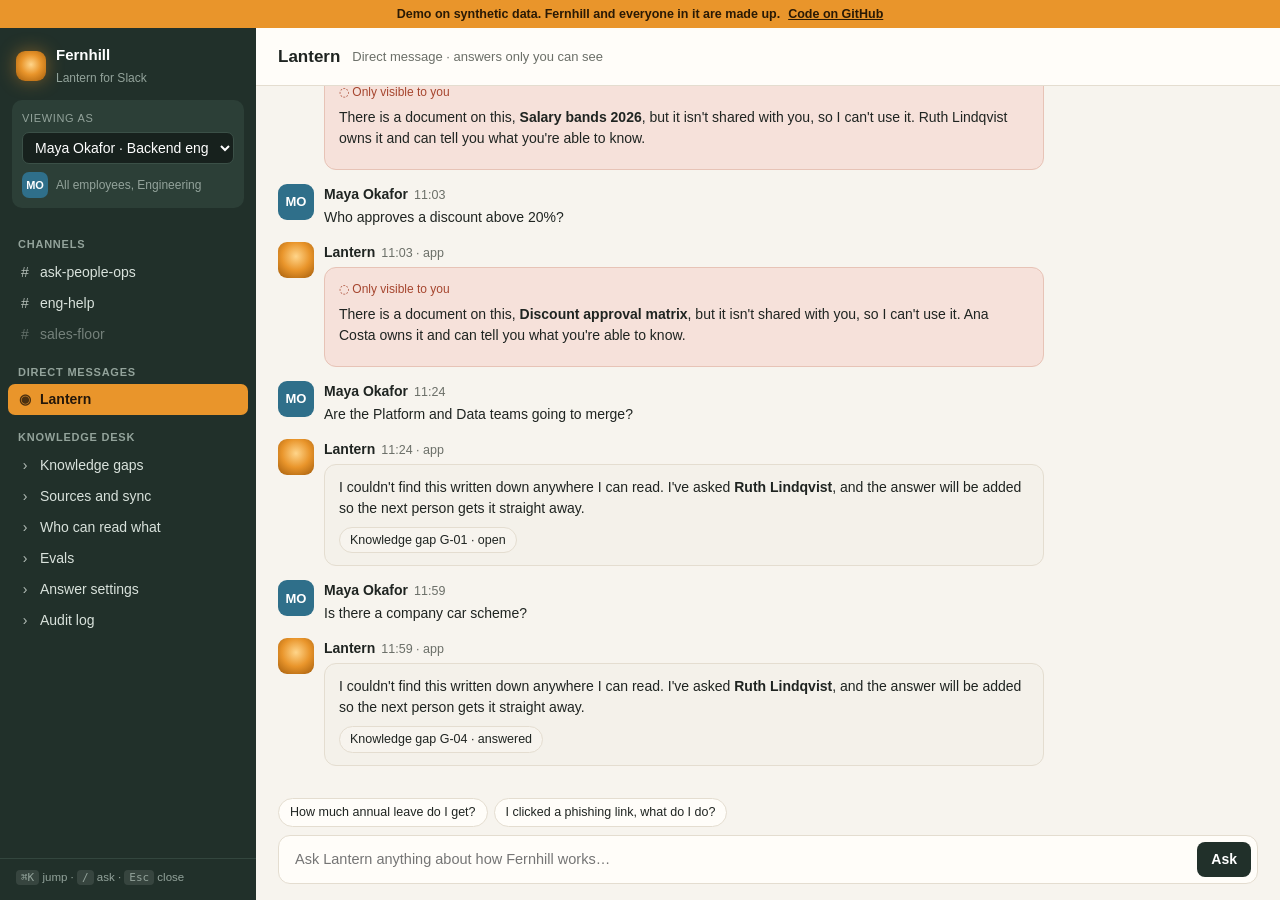
<file: site/index.html>
<!doctype html>
<html lang="en">
<head>
<meta charset="utf-8">
<meta name="viewport" content="width=device-width, initial-scale=1">
<title>Lantern · company knowledge in Slack</title>
<meta name="description" content="Lantern answers staff questions in Slack from company docs, cites the source and respects who may read what. Demo on synthetic data.">
<style>:root{
  --paper:#f7f4ee; --card:#fffdf9; --ink:#1f2421; --muted:#6b6f68; --line:#e4ddd0; --soft:#efe9dd;
  --pine:#21302a; --pine2:#2c3f37; --pine-text:#d9e2dc; --pine-muted:#93a39b;
  --amber:#e9952b; --amber-soft:#fbe9cf; --amber-ink:#8a4f07;
  --lock:#a6462f; --lock-soft:#f6e1da; --ok:#2e7a4d; --ok-soft:#dcefe3; --blue:#2f5f8a; --blue-soft:#e1ebf4;
  --serif:"Iowan Old Style","Palatino Linotype",Palatino,Georgia,serif;
  --sans:-apple-system,BlinkMacSystemFont,"Segoe UI",Inter,Roboto,Helvetica,Arial,sans-serif;
  --mono:ui-monospace,SFMono-Regular,Menlo,Consolas,monospace;
}
*{box-sizing:border-box}
html,body{margin:0;height:100%;background:var(--paper);color:var(--ink);font:14px/1.5 var(--sans)}
a{color:inherit}
button{font:inherit;cursor:pointer}
#banner{height:28px;display:flex;align-items:center;justify-content:center;gap:8px;background:var(--amber);color:#2a1a05;font-size:12.5px;font-weight:600}
#banner a{color:#2a1a05}
#app{height:calc(100vh - 28px);display:grid;grid-template-columns:256px minmax(0,1fr);overflow:hidden}
#app.with-pane{grid-template-columns:256px minmax(0,1fr) 400px}

/* sidebar */
.side{background:var(--pine);color:var(--pine-text);display:flex;flex-direction:column;min-height:0}
.ws{display:flex;align-items:center;gap:10px;padding:16px 16px 12px}
.ws .logo{width:30px;height:30px;border-radius:9px;background:radial-gradient(circle at 50% 45%,#ffd58a 0,var(--amber) 45%,#a35c0b 100%);box-shadow:0 0 18px rgba(233,149,43,.45)}
.ws b{display:block;color:#fff;font-size:15px}
.ws small{color:var(--pine-muted);font-size:12px}
.as{margin:0 12px 10px;padding:10px;border-radius:10px;background:var(--pine2)}
.as label{display:block;font-size:11px;text-transform:uppercase;letter-spacing:.06em;color:var(--pine-muted);margin-bottom:6px}
.as select{width:100%;background:#17211d;color:#fff;border:1px solid #3b5047;border-radius:7px;padding:6px 8px;font:inherit}
.as .who{display:flex;gap:8px;align-items:center;margin-top:8px;font-size:12px;color:var(--pine-muted)}
.nav{overflow:auto;padding:4px 8px 12px;flex:1}
.nav h4{margin:14px 10px 4px;font-size:11px;text-transform:uppercase;letter-spacing:.07em;color:var(--pine-muted);font-weight:600}
.nav a{display:flex;align-items:center;gap:8px;padding:5px 10px;border-radius:7px;text-decoration:none;color:var(--pine-text)}
.nav a:hover{background:var(--pine2)}
.nav a.on{background:var(--amber);color:#24170a;font-weight:600}
.nav a.off{opacity:.45}
.nav .hash{width:14px;text-align:center;opacity:.8}
.nav .badge{margin-left:auto;background:var(--amber);color:#24170a;border-radius:10px;font-size:11px;padding:0 7px;font-weight:700}
.nav a.on .badge{background:#24170a;color:var(--amber)}
.side .keys{padding:10px 16px 14px;font-size:11.5px;color:var(--pine-muted);border-top:1px solid #33463e}
kbd{font:11px var(--mono);background:rgba(255,255,255,.1);border-radius:4px;padding:1px 5px}
main kbd{background:var(--soft);color:var(--muted)}

/* main */
main{display:flex;flex-direction:column;min-width:0;min-height:0;background:var(--paper)}
.head{display:flex;align-items:center;gap:12px;padding:12px 22px;border-bottom:1px solid var(--line);background:var(--card);min-height:58px}
.head h1{font-size:17px;margin:0}
.head .topic{color:var(--muted);font-size:13px;white-space:nowrap;overflow:hidden;text-overflow:ellipsis}
.head .members{margin-left:auto;display:flex}
.av{width:26px;height:26px;border-radius:7px;display:inline-grid;place-items:center;font-size:11px;font-weight:700;color:#fff;flex:none}
.members .av{margin-left:-6px;border:2px solid var(--card)}
.stream{flex:1;overflow:auto;padding:18px 22px 8px}
.day{display:flex;align-items:center;gap:10px;color:var(--muted);font-size:12px;margin:6px 0 14px}
.day:before,.day:after{content:"";flex:1;height:1px;background:var(--line)}
.msg{display:grid;grid-template-columns:36px 1fr;gap:10px;margin-bottom:14px}
.msg .av{width:36px;height:36px;border-radius:9px;font-size:13px}
.msg .meta{font-size:12.5px;color:var(--muted)}
.msg .meta b{color:var(--ink);font-size:14px;margin-right:6px}
.msg .body{margin-top:2px}
.bot .av{background:radial-gradient(circle at 50% 40%,#ffd58a 0,var(--amber) 50%,#a35c0b 100%)}
.reply{margin-top:4px;background:var(--card);border:1px solid var(--line);border-radius:12px;padding:12px 14px;max-width:720px}
.reply.private{border-style:dashed;border-color:#c9b28c;background:#fffaf0}
.reply.locked{background:var(--lock-soft);border-color:#e7c3b6}
.reply.unknown{background:#f4f1ea}
.reply p{margin:0 0 8px}
.private-note{font-size:12px;color:var(--amber-ink);margin-bottom:6px;display:flex;gap:6px;align-items:center}
.srcs{display:flex;flex-wrap:wrap;gap:6px;margin:6px 0 4px}
.src{display:inline-flex;align-items:center;gap:6px;border:1px solid var(--line);background:var(--paper);border-radius:999px;padding:3px 10px;font-size:12.5px;text-decoration:none}
.src:hover{border-color:var(--amber)}
.src .dot{width:8px;height:8px;border-radius:50%}
.how{font-size:12px;color:var(--muted);margin-top:4px}
.how.warn{color:var(--lock)}
.note{font-size:12.5px;margin-top:6px;padding:6px 9px;border-radius:7px;background:var(--amber-soft);color:var(--amber-ink)}
.fb{display:flex;gap:6px;margin-top:8px}
.fb button{border:1px solid var(--line);background:var(--card);border-radius:7px;padding:3px 10px;font-size:12.5px;color:var(--ink)}
.fb button:hover{border-color:var(--amber)}
.fb button.done{background:var(--ok-soft);border-color:#b6dbc4;color:var(--ok)}
.typing{display:inline-flex;gap:4px;padding:10px 12px;background:var(--card);border:1px solid var(--line);border-radius:12px}
.typing i{width:6px;height:6px;border-radius:50%;background:var(--amber);animation:b 1s infinite}
.typing i:nth-child(2){animation-delay:.15s}.typing i:nth-child(3){animation-delay:.3s}
@keyframes b{0%,80%,100%{opacity:.25;transform:translateY(0)}40%{opacity:1;transform:translateY(-3px)}}
.welcome{background:var(--card);border:1px solid var(--line);border-radius:14px;padding:18px 20px;margin-bottom:18px;max-width:760px}
.welcome h2{font-family:var(--serif);font-weight:600;font-size:21px;margin:0 0 6px}
.welcome ol{margin:8px 0 0;padding-left:20px;color:var(--muted)}
.compose{padding:10px 22px 16px;background:var(--paper)}
.chips{display:flex;gap:6px;flex-wrap:wrap;margin-bottom:8px}
.chip{border:1px solid var(--line);background:var(--card);border-radius:999px;padding:4px 11px;font-size:12.5px;color:var(--ink)}
.chip:hover{border-color:var(--amber);background:var(--amber-soft)}
.box{display:flex;gap:8px;background:var(--card);border:1.5px solid var(--line);border-radius:12px;padding:6px 6px 6px 14px}
.box:focus-within{border-color:var(--amber);box-shadow:0 0 0 3px rgba(233,149,43,.15)}
.box input{flex:1;border:0;outline:0;background:transparent;font:inherit;font-size:14.5px}
.box button{border:0;background:var(--pine);color:#fff;border-radius:8px;padding:7px 14px;font-weight:600}
.box button:disabled{opacity:.4;cursor:default}
.empty{margin:60px auto;max-width:440px;text-align:center;color:var(--muted)}
.empty h3{font-family:var(--serif);color:var(--ink);font-size:20px;margin:0 0 6px}

/* doc pane */
.pane{border-left:1px solid var(--line);background:var(--card);display:flex;flex-direction:column;min-height:0}
.pane .ph{display:flex;align-items:center;justify-content:space-between;padding:12px 18px;border-bottom:1px solid var(--line);font-size:12.5px;color:var(--muted)}
.pane .ph button{border:0;background:none;font-size:18px;color:var(--muted)}
.doc{overflow:auto;padding:20px 24px 30px}
.doc h2{font-family:var(--serif);font-size:24px;line-height:1.2;margin:4px 0 8px;font-weight:600}
.doc .path{font-size:12.5px;color:var(--muted)}
.facts{display:grid;grid-template-columns:auto 1fr;gap:4px 12px;font-size:12.5px;margin:14px 0;padding:12px;background:var(--paper);border-radius:10px}
.facts dt{color:var(--muted)}
.facts dd{margin:0}
.doc h3{font-family:var(--serif);font-size:16px;margin:18px 0 4px}
.doc .sec{font-family:var(--serif);font-size:15.5px;line-height:1.65;padding:6px 10px;margin:0 -10px;border-radius:8px}
.doc .sec.hit{background:var(--amber-soft);box-shadow:inset 3px 0 0 var(--amber)}
.pill{display:inline-block;border-radius:999px;padding:1px 9px;font-size:11.5px;font-weight:600;margin:0 4px 4px 0}
.pill.g{background:var(--blue-soft);color:var(--blue)}
.pill.warn{background:var(--amber-soft);color:var(--amber-ink)}
.pill.lock{background:var(--lock-soft);color:var(--lock)}
.pill.ok{background:var(--ok-soft);color:var(--ok)}
.pill.grey{background:var(--soft);color:var(--muted)}

/* desk pages */
.page{flex:1;overflow:auto;padding:22px 26px 40px}
.page h2{font-family:var(--serif);font-size:24px;margin:0 0 4px;font-weight:600}
.page .lede{color:var(--muted);margin:0 0 18px;max-width:760px}
.lanes{display:grid;grid-template-columns:repeat(4,minmax(0,1fr));gap:12px;align-items:start}
.lanes.two{grid-template-columns:repeat(2,minmax(0,1fr))}
.lane{background:var(--soft);border-radius:12px;padding:10px;min-height:120px}
.lane h4{margin:2px 4px 8px;font-size:12px;text-transform:uppercase;letter-spacing:.06em;color:var(--muted);display:flex;justify-content:space-between}
.card{display:block;text-decoration:none;background:var(--card);border:1px solid var(--line);border-radius:10px;padding:10px 11px;margin-bottom:8px}
.card:hover,.card.on{border-color:var(--amber)}
.card q{display:block;font-weight:600;quotes:none;margin-bottom:6px}
.card small{color:var(--muted);display:block}
.split{display:grid;grid-template-columns:minmax(0,1fr) 380px;gap:18px;align-items:start}
.panel{background:var(--card);border:1px solid var(--line);border-radius:12px;padding:16px}
.panel h3{margin:0 0 8px;font-size:15px}
.panel textarea{width:100%;min-height:90px;border:1px solid var(--line);border-radius:8px;padding:8px;font:inherit;resize:vertical}
.panel select,.panel input[type=text]{border:1px solid var(--line);border-radius:7px;padding:5px 8px;font:inherit;background:#fff}
.btn{border:1px solid var(--line);background:var(--card);border-radius:8px;padding:6px 12px;font-weight:600}
.btn.pri{background:var(--pine);border-color:var(--pine);color:#fff}
.btn.amber{background:var(--amber);border-color:var(--amber);color:#24170a}
.btn:disabled{opacity:.4;cursor:not-allowed}
.row{display:flex;gap:8px;align-items:center;flex-wrap:wrap;margin:8px 0}
.hist{font-size:12.5px;color:var(--muted);margin:10px 0 0;padding-left:16px}
.denied{font-size:12.5px;color:var(--lock);margin-top:6px}
table{border-collapse:collapse;width:100%;background:var(--card);border:1px solid var(--line);border-radius:10px;overflow:hidden}
th,td{text-align:left;padding:7px 10px;border-bottom:1px solid var(--line);font-size:13px;vertical-align:top}
th{background:var(--soft);font-size:11.5px;text-transform:uppercase;letter-spacing:.05em;color:var(--muted)}
td.c,th.c{text-align:center}
td .btn{padding:3px 9px;font-size:12px;font-weight:500}
.yes{color:var(--ok);font-weight:700}
.no{color:#c8c0b2}
.tiles{display:grid;grid-template-columns:repeat(5,minmax(0,1fr));gap:12px;margin-bottom:18px}
.tile{background:var(--card);border:1px solid var(--line);border-radius:12px;padding:14px}
.tile b{display:block;font-family:var(--serif);font-size:30px;line-height:1.1}
.tile span{color:var(--muted);font-size:12.5px}
.tile.good b{color:var(--ok)}
.tile.warn b{color:var(--amber-ink)}
.sources{display:grid;grid-template-columns:repeat(3,minmax(0,1fr));gap:14px}
.mono{font-family:var(--mono);font-size:12px}
.warnbox{background:var(--amber-soft);color:var(--amber-ink);border-radius:8px;padding:8px 10px;font-size:12.5px;margin-top:10px}
.set{display:grid;grid-template-columns:260px 1fr;gap:6px 20px;align-items:center;padding:14px 0;border-bottom:1px solid var(--line)}
.set p{margin:2px 0 0;color:var(--muted);font-size:12.5px}
.set input[type=range]{width:260px}
.lockmsg{background:var(--lock-soft);color:var(--lock);border-radius:10px;padding:12px 14px;margin-bottom:14px}

/* palette, toast */
#pal{position:fixed;inset:0;background:rgba(20,26,23,.35);display:none;align-items:flex-start;justify-content:center;padding-top:12vh;z-index:20}
#pal.open{display:flex}
#pal .in{width:520px;max-width:92vw;background:var(--card);border-radius:14px;box-shadow:0 20px 60px rgba(0,0,0,.25);overflow:hidden}
#pal input{width:100%;border:0;border-bottom:1px solid var(--line);padding:14px 16px;font:inherit;font-size:16px;outline:0}
#pal ul{list-style:none;margin:0;padding:6px;max-height:340px;overflow:auto}
#pal li{padding:7px 10px;border-radius:8px;display:flex;justify-content:space-between;cursor:pointer}
#pal li.on{background:var(--amber-soft)}
#pal li small{color:var(--muted)}
#toast{position:fixed;bottom:18px;left:50%;transform:translateX(-50%) translateY(20px);opacity:0;background:var(--pine);color:#fff;padding:9px 16px;border-radius:10px;transition:.2s;pointer-events:none;z-index:30}
#toast.show{opacity:1;transform:translateX(-50%)}

@media (max-width:900px){
  #app,#app.with-pane{grid-template-columns:1fr}
  .side{display:none}
  .pane{position:fixed;inset:28px 0 0 0;z-index:10}
  .lanes,.tiles,.sources{grid-template-columns:1fr}
  .split{grid-template-columns:1fr}
}
</style>
</head>
<body>
<div id="banner">Demo on synthetic data. Fernhill and everyone in it are made up. <a href="https://github.com/sibrahimpa1/slack-kb">Code on GitHub</a></div>
<div id="app" aria-live="polite"></div>
<div id="toast" role="status"></div>
<script>window.LANTERN = {"now":"2026-11-24","company":"Fernhill","groups":{"all_staff":"All employees","contractors":"Contractors","eng":"Engineering","sales":"Sales","people_ops":"People Ops","finance":"Finance","managers":"People managers","leadership":"Leadership team"},"users":{"maya":{"name":"Maya Okafor","title":"Backend engineer","groups":["all_staff","eng"],"slack":"U01MAYA"},"jonas":{"name":"Jonas Weber","title":"Account executive","groups":["all_staff","sales"],"slack":"U02JONAS"},"ruth":{"name":"Ruth Lindqvist","title":"Head of People Ops","groups":["all_staff","people_ops","managers"],"slack":"U03RUTH"},"dev":{"name":"Dev Sharma","title":"Contract frontend developer","groups":["contractors"],"slack":"U04DEV"},"ana":{"name":"Ana Costa","title":"Finance lead","groups":["all_staff","finance","managers"],"slack":"U05ANA"},"leo":{"name":"Leo Brandt","title":"CEO","groups":["all_staff","managers","leadership"],"slack":"U06LEO"}},"admins":["ruth","leo"],"channels":{"ask-people-ops":{"members":["maya","jonas","ruth","ana","leo"],"topic":"Questions about leave, pay days, benefits and policies"},"eng-help":{"members":["maya","dev"],"topic":"Engineering questions, deploys, on-call"},"sales-floor":{"members":["jonas","ana","leo"],"topic":"Deals, pricing and discount approvals"}},"sources":{"confluence":{"name":"Confluence","scope":"Spaces HR, ENG, SALES"},"drive":{"name":"Google Drive","scope":"Shared drives Finance, People, Leadership"},"notion":{"name":"Notion","scope":"Workspace Company handbook"}},"docs":[{"id":"D-01","title":"Travel and expenses policy 2026","source":"drive","path":"Finance / Policies","owner":"ana","groups":["all_staff"],"discoverable":true,"updated":"2026-01-12","review_by":"2027-01-12","sections":[["Per diem and hotels","The daily allowance for meals on business travel is EUR 55 per day. Hotels are capped at EUR 160 per night, or EUR 220 per night in London, Paris and Zurich. Book through the travel desk so the rate is applied automatically."],["Receipts and claims","Submit every expense with a receipt in the expense app within 30 days of the cost. Claims older than 90 days are not reimbursed. Reimbursements are paid with the next payroll run."],["Approvals","Any single expense over EUR 500 needs your manager's approval before you spend it. Flights over EUR 900 also need approval from Finance."]]},{"id":"D-02","title":"Travel policy 2024","source":"drive","path":"Finance / Policies / Archive","owner":"ana","groups":["all_staff"],"discoverable":true,"updated":"2024-02-03","review_by":"2025-02-03","superseded_by":"D-01","sections":[["Per diem and hotels","The daily allowance for meals on business travel is EUR 45 per day. Hotels are capped at EUR 130 per night."],["Receipts","Submit expenses with receipts within 60 days."]]},{"id":"D-03","title":"Parental leave","source":"confluence","path":"HR / Leave","owner":"ruth","groups":["all_staff"],"discoverable":true,"updated":"2026-03-02","review_by":"2027-03-02","sections":[["How much leave","The primary caregiver gets 20 weeks of parental leave at full pay. The secondary caregiver gets 6 weeks at full pay. Both can be taken in up to three blocks within 18 months of the birth or adoption."],["How to request it","Tell People Ops at least 8 weeks before the leave starts. Your manager plans cover with you; you do not need to find cover yourself."]]},{"id":"D-04","title":"Time off and public holidays","source":"notion","path":"Company handbook / Time off","owner":"ruth","groups":["all_staff"],"discoverable":true,"updated":"2025-09-18","review_by":"2026-09-18","sections":[["Annual leave","Everyone gets 25 days of paid annual leave plus the public holidays of their country of employment. Up to 5 unused days carry over and must be used by 31 March."],["Booking time off","Request leave in the HR portal at least two weeks ahead for anything longer than three days. Sick days do not count against annual leave; tell your manager before 10:00 on the day."]]},{"id":"D-05","title":"Salary bands 2026","source":"drive","path":"People / Compensation","owner":"ruth","groups":["people_ops","leadership"],"discoverable":true,"updated":"2026-02-01","review_by":"2027-02-01","canary":"EUR 64,000","sections":[["Engineering bands","Engineer L2 is EUR 52,000 to EUR 63,000. Engineer L3 is EUR 64,000 to EUR 78,000. Senior engineer L4 is EUR 79,000 to EUR 96,000."],["Sales bands","Account executive base salary is EUR 48,000 to EUR 60,000 with on-target earnings up to EUR 95,000."]]},{"id":"D-06","title":"Q1 organisation changes (draft)","source":"drive","path":"Leadership / Planning","owner":"leo","groups":["leadership"],"discoverable":false,"updated":"2026-11-10","review_by":"2026-12-15","canary":"merge the Platform and Data teams","sections":[["Proposal","We plan to merge the Platform and Data teams under one director from 1 February and close the Lisbon office lease when it ends in June."]]},{"id":"D-07","title":"On-call runbook","source":"confluence","path":"ENG / Operations","owner":"maya","groups":["eng","contractors"],"discoverable":true,"updated":"2026-10-05","review_by":"2027-04-05","sections":[["Severity levels","Sev1 means customers cannot ship or track parcels; page the on-call engineer and acknowledge within 5 minutes. Sev2 means a degraded feature; acknowledge within 30 minutes. Sev3 waits for working hours."],["During an incident","The first responder becomes incident commander until they hand over. Open a channel named inc-date-topic, post updates every 30 minutes for a Sev1, and write the postmortem within 5 working days."]]},{"id":"D-08","title":"How we deploy","source":"confluence","path":"ENG / Delivery","owner":"maya","groups":["eng","contractors"],"discoverable":true,"updated":"2026-06-20","review_by":"2026-12-20","sections":[["Reviews","Every change to main needs two approving reviews, one of them from a code owner. CI must be green before merge."],["Deploy windows","Production deploys run Monday to Thursday until 16:00 and on Friday until 14:00. There is a deploy freeze from 20 December to 3 January."]]},{"id":"D-09","title":"Production access","source":"confluence","path":"ENG / Security","owner":"maya","groups":["eng"],"discoverable":true,"updated":"2026-05-14","review_by":"2026-11-14","sections":[["Who gets access","Employees on the engineering on-call rota get production access through the access gateway, approved by their lead and renewed every 90 days. Contractors never get standing production access."],["Break-glass","In a Sev1, the incident commander can grant 4 hours of break-glass access; it is logged and reviewed the next day."]]},{"id":"D-10","title":"Discount approval matrix","source":"confluence","path":"SALES / Deal desk","owner":"ana","groups":["sales","finance","leadership"],"discoverable":true,"updated":"2026-07-01","review_by":"2027-01-01","sections":[["Who approves what","Account executives can give up to 10% discount on the first year. 10% to 20% needs the sales manager. Anything above 20%, or any multi-year price lock, needs the CFO."],["Paperwork","Log the approval in the deal record before sending the order form. Unlogged discounts are reversed at invoicing."]]},{"id":"D-11","title":"Customer data handling","source":"notion","path":"Company handbook / Security","owner":"maya","groups":["all_staff","contractors"],"discoverable":true,"updated":"2026-04-22","review_by":"2027-04-22","sections":[["Rules","Never copy customer data into personal tools, personal email or AI tools that are not on the approved list. Exports must be deleted within 30 days or when the ticket closes, whichever is first."],["Requests from customers","Forward any deletion or access request to the privacy inbox the same day. We have 30 days to answer under GDPR."]]},{"id":"D-12","title":"Laptops and home office","source":"notion","path":"Company handbook / Equipment","owner":"ruth","groups":["all_staff","contractors"],"discoverable":true,"updated":"2026-01-30","review_by":"2027-01-30","sections":[["Laptops","Employees and contractors get a company laptop, replaced every three years. Lost or stolen laptops must be reported to IT within 24 hours."],["Home office budget","Employees get a one-off EUR 400 home office budget in their first year and EUR 150 per year after that. Contractors are not eligible."]]},{"id":"D-13","title":"Reporting a security incident","source":"notion","path":"Company handbook / Security","owner":"maya","groups":["all_staff","contractors"],"discoverable":true,"updated":"2026-08-09","review_by":"2027-08-09","sections":[["What to do","If you click a suspicious link, lose a device or see data where it should not be, post in the security channel or page security within 1 hour. Do not try to investigate it yourself."]]},{"id":"D-14","title":"Benefits overview","source":"confluence","path":"HR / Benefits","owner":"ruth","groups":["all_staff"],"discoverable":true,"updated":"2025-04-10","review_by":"2026-04-10","sections":[["Health and wellbeing","Private health insurance covers you and your dependants from your first day. The wellbeing allowance is EUR 40 per month for gym, sport or therapy."],["Learning","Each employee has a EUR 1,200 yearly learning budget for courses, books and conferences, approved by their manager."]]},{"id":"D-15","title":"Board pack Q3 2026","source":"drive","path":"Leadership / Board","owner":"leo","groups":["leadership"],"discoverable":false,"updated":"2026-10-20","review_by":"2027-01-20","canary":"EUR 4.2 million","sections":[["Results","Q3 revenue was EUR 4.2 million, 6% under plan, with net revenue retention of 108%. Runway is 22 months."]]},{"id":"D-16","title":"Contractor guide","source":"confluence","path":"HR / Contractors","owner":"ruth","groups":["contractors","people_ops"],"discoverable":true,"updated":"2026-05-05","review_by":"2027-05-05","sections":[["Invoicing","Contractors invoice monthly by the 5th working day, with hours by project. Invoices are paid within 14 days."],["Time off","Contractors are not on the employee leave scheme; tell your project lead about planned absences two weeks ahead."]]},{"id":"D-17","title":"Engineering career ladder","source":"confluence","path":"ENG / People","owner":"maya","groups":["all_staff"],"discoverable":true,"updated":"2026-02-15","review_by":"2027-02-15","sections":[["Levels","Engineering has five levels, L1 to L5. Promotions are decided twice a year, in March and September, by a panel of two leads who did not manage you."]]},{"id":"D-18","title":"Payroll calendar","source":"drive","path":"Finance / Payroll","owner":"ana","groups":["all_staff"],"discoverable":true,"updated":"2026-01-05","review_by":"2027-01-05","sections":[["Pay day","Salaries are paid on the 25th of each month, or the last working day before it. In December pay day is 20 December."],["Payslips","Payslips appear in the HR portal two working days before pay day."]]},{"id":"FAQ-05","title":"FAQ: What is the wifi password for guests?","source":"lantern","path":"Lantern / Answered questions","owner":"ruth","groups":["all_staff","contractors"],"discoverable":true,"updated":"2026-11-24","review_by":"2027-05-24","sections":[["Answer","The guest wifi password is shown on the reception screen and changes every Monday."]]}],"cases":[{"id":"Q-01","who":"maya","where":null,"q":"What is the per diem for meals when I travel?","expect":"answer","doc":"D-01"},{"id":"Q-02","who":"jonas","where":"ask-people-ops","q":"How many weeks of parental leave does the primary caregiver get?","expect":"answer","doc":"D-03","vis":"channel"},{"id":"Q-03","who":"maya","where":"ask-people-ops","q":"Can I carry over unused vacation days?","expect":"answer","doc":"D-04","vis":"channel"},{"id":"Q-04","who":"ana","where":null,"q":"When is pay day in December?","expect":"answer","doc":"D-18"},{"id":"Q-05","who":"jonas","where":null,"q":"What is the hotel cap per night in London?","expect":"answer","doc":"D-01"},{"id":"Q-06","who":"maya","where":null,"q":"How much can I spend on courses and conferences each year?","expect":"answer","doc":"D-14"},{"id":"Q-07","who":"ruth","where":null,"q":"How long do I have to submit receipts for expenses?","expect":"answer","doc":"D-01"},{"id":"Q-08","who":"maya","where":null,"q":"When are engineering promotions decided?","expect":"answer","doc":"D-17"},{"id":"Q-09","who":"jonas","where":null,"q":"Who has to approve an expense over 500 euros?","expect":"answer","doc":"D-01"},{"id":"Q-10","who":"leo","where":null,"q":"How much is the wellbeing allowance for the gym?","expect":"answer","doc":"D-14"},{"id":"Q-11","who":"maya","where":"eng-help","q":"Can we deploy to production on Friday afternoon?","expect":"answer","doc":"D-08","vis":"channel"},{"id":"Q-12","who":"dev","where":"eng-help","q":"How fast do I need to acknowledge a Sev1 page when on call?","expect":"answer","doc":"D-07","vis":"channel"},{"id":"Q-13","who":"maya","where":"eng-help","q":"Who gets production access and how often is it renewed?","expect":"answer","doc":"D-09","vis":"ephemeral"},{"id":"Q-14","who":"jonas","where":"sales-floor","q":"Who approves a 15% discount on a deal?","expect":"answer","doc":"D-10","vis":"channel"},{"id":"Q-15","who":"dev","where":null,"q":"When do contractors send invoices?","expect":"answer","doc":"D-16"},{"id":"Q-16","who":"dev","where":null,"q":"Do I get a laptop and is it replaced?","expect":"answer","doc":"D-12"},{"id":"Q-17","who":"maya","where":null,"q":"What is the salary band for an engineer L3?","expect":"restricted","doc":"D-05"},{"id":"Q-18","who":"maya","where":null,"q":"Who approves a discount above 20%?","expect":"restricted","doc":"D-10"},{"id":"Q-19","who":"dev","where":null,"q":"Can contractors get production access through the access gateway?","expect":"restricted","doc":"D-09"},{"id":"Q-20","who":"dev","where":null,"q":"How many weeks of parental leave do we get?","expect":"answer","doc":"D-16"},{"id":"Q-21","who":"maya","where":null,"q":"Are the Platform and Data teams going to merge?","expect":"unknown","doc":null},{"id":"Q-22","who":"jonas","where":null,"q":"What was Q3 revenue against plan and what is the runway?","expect":"unknown","doc":null},{"id":"Q-23","who":"leo","where":null,"q":"What was Q3 revenue against plan and what is the runway?","expect":"answer","doc":"D-15"},{"id":"Q-24","who":"ruth","where":null,"q":"What is the salary band for an engineer L3?","expect":"answer","doc":"D-05"},{"id":"Q-25","who":"jonas","where":"ask-people-ops","q":"Can I bring my dog to the office?","expect":"unknown","doc":null,"vis":"channel"},{"id":"Q-26","who":"maya","where":null,"q":"Is there a company car scheme?","expect":"unknown","doc":null},{"id":"Q-27","who":"ana","where":null,"q":"What is the wifi password for guests?","expect":"unknown","doc":null},{"id":"Q-28","who":"ana","where":"ask-people-ops","q":"Who approves a discount above 20% or a multi-year price lock?","expect":"answer","doc":"D-10","vis":"ephemeral"},{"id":"Q-29","who":"ruth","where":"ask-people-ops","q":"What is the salary band for an account executive?","expect":"answer","doc":"D-05","vis":"ephemeral"},{"id":"Q-30","who":"jonas","where":null,"q":"What is the daily allowance for meals on business travel?","expect":"answer","doc":"D-01"}],"messages":[{"id":"M-001","asker":"maya","channel":null,"question":"What is the per diem for meals when I travel?","decision":"answer","doc":"D-01","chunks":["D-01#1"],"terms":["diem","meal","per","travel"],"text":"Meals on business travel are covered at EUR 55 per day. Hotels are capped at EUR 160 a night (EUR 220 in London, Paris and Zurich), and booking through the travel desk applies the rate for you.","stale":false,"superseded_seen":["D-02"],"owner":"ana","retrieved":["D-01#1","D-02#1","D-14#1","D-12#2"],"visibility":"dm","draft":{"status":"accepted"},"feedback":[],"case":"Q-01"},{"id":"M-002","asker":"jonas","channel":"ask-people-ops","question":"How many weeks of parental leave does the primary caregiver get?","decision":"answer","doc":"D-03","chunks":["D-03#1"],"terms":["caregiver","leave","parental","primary","week"],"text":"The primary caregiver gets 20 weeks of parental leave at full pay, and the secondary caregiver gets 6 weeks. You can split it into up to three blocks within 18 months.","stale":false,"superseded_seen":[],"owner":"ruth","retrieved":["D-03#1","D-03#2","D-04#2","D-04#1"],"visibility":"channel","draft":{"status":"accepted"},"feedback":[],"case":"Q-02"},{"id":"M-003","asker":"maya","channel":"ask-people-ops","question":"Can I carry over unused vacation days?","decision":"answer","doc":"D-04","chunks":["D-04#1"],"terms":["carry","day","leave","over","unused"],"text":"Yes, up to 5 unused days carry over, but you have to use them by 31 March.","stale":true,"superseded_seen":[],"owner":"ruth","retrieved":["D-04#1","D-04#2","D-01#3","D-03#1"],"visibility":"channel","draft":{"status":"accepted"},"feedback":[],"case":"Q-03"},{"id":"M-004","asker":"ana","channel":null,"question":"When is pay day in December?","decision":"answer","doc":"D-18","chunks":["D-18#1"],"terms":["day","december","pay"],"text":"In December pay day is 20 December. In other months salaries are paid on the 25th, or the last working day before it.","stale":false,"superseded_seen":[],"owner":"ana","retrieved":["D-18#1","D-18#2","D-03#1","D-04#2"],"visibility":"dm","draft":{"status":"accepted"},"feedback":[],"case":"Q-04"},{"id":"M-005","asker":"jonas","channel":null,"question":"What is the hotel cap per night in London?","decision":"answer","doc":"D-01","chunks":["D-01#1"],"terms":["cap","hotel","london","night","per"],"text":"In London the hotel cap is EUR 220 per night (EUR 160 elsewhere, except Paris and Zurich, which are also EUR 220).","stale":false,"superseded_seen":["D-02"],"owner":"ana","retrieved":["D-01#1","D-02#1","D-14#1","D-12#2"],"visibility":"dm","draft":{"status":"accepted"},"feedback":[],"case":"Q-05"},{"id":"M-006","asker":"maya","channel":null,"question":"How much can I spend on courses and conferences each year?","decision":"answer","doc":"D-14","chunks":["D-14#2"],"terms":["conference","course","each","spend","year"],"text":"You have a EUR 1,200 learning budget each year for courses, books and conferences; your manager approves it.","stale":true,"superseded_seen":[],"owner":"ruth","retrieved":["D-14#2","D-01#3","D-18#1","D-12#2"],"visibility":"dm","draft":{"status":"accepted"},"feedback":[],"case":"Q-06"},{"id":"M-007","asker":"ruth","channel":null,"question":"How long do I have to submit receipts for expenses?","decision":"answer","doc":"D-01","chunks":["D-01#2"],"terms":["expense","long","receipt","submit"],"text":"Submit the expense with its receipt within 30 days. Anything older than 90 days is not reimbursed.","stale":false,"superseded_seen":["D-02"],"owner":"ana","retrieved":["D-01#2","D-02#2","D-01#3","D-01#1"],"visibility":"dm","draft":{"status":"accepted"},"feedback":[["ruth","helpful"]],"case":"Q-07"},{"id":"M-008","asker":"maya","channel":null,"question":"When are engineering promotions decided?","decision":"answer","doc":"D-17","chunks":["D-17#1"],"terms":["decided","engineering","promotion"],"text":"Twice a year, in March and September, by a panel of two leads who did not manage you.","stale":false,"superseded_seen":[],"owner":"maya","retrieved":["D-17#1","D-09#1"],"visibility":"dm","draft":{"status":"accepted"},"feedback":[],"case":"Q-08"},{"id":"M-009","asker":"jonas","channel":null,"question":"Who has to approve an expense over 500 euros?","decision":"answer","doc":"D-01","chunks":["D-01#3"],"terms":["500","approval","euro","expense","over"],"text":"Any single expense over EUR 500 needs your manager's approval before you spend it. Flights over EUR 900 also need approval from Finance.","stale":false,"superseded_seen":["D-02"],"owner":"ana","retrieved":["D-01#3","D-01#2","D-10#2","D-10#1"],"visibility":"dm","draft":{"status":"rejected","reason":"states 300, which is not in the cited passages","text":"Anything over EUR 300 needs your manager's approval first, and flights also need Finance. [D-01#3]"},"feedback":[],"case":"Q-09"},{"id":"M-010","asker":"leo","channel":null,"question":"How much is the wellbeing allowance for the gym?","decision":"answer","doc":"D-14","chunks":["D-14#1"],"terms":["allowance","wellbeing"],"text":"The wellbeing allowance is EUR 40 per month and covers the gym, sport or therapy.","stale":true,"superseded_seen":[],"owner":"ruth","retrieved":["D-14#1","D-01#1","D-02#1"],"visibility":"dm","draft":{"status":"accepted"},"feedback":[],"case":"Q-10"},{"id":"M-011","asker":"maya","channel":"eng-help","question":"Can we deploy to production on Friday afternoon?","decision":"answer","doc":"D-08","chunks":["D-08#2"],"terms":["afternoon","deploy","friday","production"],"text":"Yes, but only until 14:00 on Fridays (Monday to Thursday until 16:00). Nothing goes out between 20 December and 3 January.","stale":false,"superseded_seen":[],"owner":"maya","retrieved":["D-08#2","D-08#1"],"visibility":"channel","draft":{"status":"accepted"},"feedback":[["maya","outdated"]],"case":"Q-11"},{"id":"M-012","asker":"dev","channel":"eng-help","question":"How fast do I need to acknowledge a Sev1 page when on call?","decision":"answer","doc":"D-07","chunks":["D-07#1"],"terms":["acknowledge","call","fast","need","page","sev1"],"text":"Sev1 means customers cannot ship or track parcels; page the on-call engineer and acknowledge within 5 minutes.","stale":false,"superseded_seen":[],"owner":"maya","retrieved":["D-07#1","D-07#2","D-13#1","D-08#1"],"visibility":"channel","draft":{"status":"rejected","reason":"cites D-09#2, which was not among the passages this reader may see","text":"Acknowledge a Sev1 page within 5 minutes; if it needs production access, the incident commander can grant 4 hours of break-glass access. [D-07#1] [D-09#2]"},"feedback":[],"case":"Q-12"},{"id":"M-013","asker":"maya","channel":"eng-help","question":"Who gets production access and how often is it renewed?","decision":"answer","doc":"D-09","chunks":["D-09#1"],"terms":["access","get","often","production","renewed"],"text":"Employees on the engineering on-call rota get production access through the access gateway, approved by their lead. It has to be renewed every 90 days, and contractors never get standing access.","stale":true,"superseded_seen":[],"owner":"maya","retrieved":["D-09#1","D-09#2","D-03#1","D-11#2"],"visibility":"ephemeral","why_private":"uses a document not everyone in this channel can read","draft":{"status":"accepted"},"feedback":[],"case":"Q-13"},{"id":"M-014","asker":"jonas","channel":"sales-floor","question":"Who approves a 15% discount on a deal?","decision":"answer","doc":"D-10","chunks":["D-10#1","D-10#2"],"terms":["15","approval","deal","discount"],"text":"A 15% discount needs your sales manager's approval (you can go up to 10% yourself). Log the approval in the deal record before you send the order form.","stale":false,"superseded_seen":[],"owner":"ana","retrieved":["D-10#2","D-10#1","D-01#3","D-14#2"],"visibility":"channel","draft":{"status":"accepted"},"feedback":[],"case":"Q-14"},{"id":"M-015","asker":"dev","channel":null,"question":"When do contractors send invoices?","decision":"answer","doc":"D-16","chunks":["D-16#1"],"terms":["contractor","invoice","send"],"text":"Invoice monthly by the 5th working day, with your hours by project. Invoices are paid within 14 days.","stale":false,"superseded_seen":[],"owner":"ruth","retrieved":["D-16#1","D-16#2","D-12#1","D-12#2"],"visibility":"dm","draft":{"status":"accepted"},"feedback":[],"case":"Q-15"},{"id":"M-016","asker":"dev","channel":null,"question":"Do I get a laptop and is it replaced?","decision":"answer","doc":"D-12","chunks":["D-12#1"],"terms":["laptop","replaced"],"text":"Yes, contractors get a company laptop too, replaced every three years. Report a lost or stolen one to IT within 24 hours.","stale":false,"superseded_seen":[],"owner":"ruth","retrieved":["D-12#1","D-12#2"],"visibility":"dm","draft":{"status":"accepted"},"feedback":[],"case":"Q-16"},{"id":"M-017","asker":"maya","channel":null,"question":"What is the salary band for an engineer L3?","decision":"restricted","doc":"D-05","owner":"ruth","terms":["band","engineer","l3","salary"],"chunks":[],"retrieved":[],"visibility":"dm","draft":null,"feedback":[],"case":"Q-17"},{"id":"M-018","asker":"maya","channel":null,"question":"Who approves a discount above 20%?","decision":"restricted","doc":"D-10","owner":"ana","terms":["20","above","approval","discount"],"chunks":[],"retrieved":[],"visibility":"dm","draft":null,"feedback":[],"case":"Q-18"},{"id":"M-019","asker":"dev","channel":null,"question":"Can contractors get production access through the access gateway?","decision":"restricted","doc":"D-09","owner":"maya","terms":["access","contractor","gateway","production","through"],"chunks":[],"retrieved":[],"visibility":"dm","draft":null,"feedback":[],"case":"Q-19"},{"id":"M-020","asker":"dev","channel":null,"question":"How many weeks of parental leave do we get?","decision":"answer","doc":"D-16","chunks":["D-16#2"],"terms":["leave","parental","week"],"text":"Contractors are not on the employee leave scheme, so parental leave works through your contract. Tell your project lead about planned absences two weeks ahead.","stale":false,"superseded_seen":[],"owner":"ruth","retrieved":["D-16#2","D-12#2"],"visibility":"dm","draft":{"status":"accepted"},"feedback":[],"case":"Q-20"},{"id":"M-021","asker":"maya","channel":null,"question":"Are the Platform and Data teams going to merge?","decision":"unknown","doc":null,"owner":"ruth","near":"D-08","terms":["data","going","merge","platform","team"],"chunks":[],"retrieved":["D-08#1","D-11#1","D-11#2","D-13#1"],"visibility":"dm","draft":null,"feedback":[],"case":"Q-21"},{"id":"M-022","asker":"jonas","channel":null,"question":"What was Q3 revenue against plan and what is the runway?","decision":"unknown","doc":null,"owner":"ruth","near":"D-04","terms":["against","plan","q3","revenue","runway"],"chunks":[],"retrieved":["D-04#2","D-03#2"],"visibility":"dm","draft":null,"feedback":[],"case":"Q-22"},{"id":"M-023","asker":"leo","channel":null,"question":"What was Q3 revenue against plan and what is the runway?","decision":"answer","doc":"D-15","chunks":["D-15#1"],"terms":["against","plan","q3","revenue","runway"],"text":"Q3 revenue was EUR 4.2 million, 6% under plan. Runway is 22 months.","stale":false,"superseded_seen":[],"owner":"leo","retrieved":["D-15#1","D-04#2","D-03#2","D-06#1"],"visibility":"dm","draft":{"status":"accepted"},"feedback":[],"case":"Q-23"},{"id":"M-024","asker":"ruth","channel":null,"question":"What is the salary band for an engineer L3?","decision":"answer","doc":"D-05","chunks":["D-05#1"],"terms":["band","engineer","l3","salary"],"text":"Engineer L3 is EUR 64,000 to EUR 78,000.","stale":false,"superseded_seen":[],"owner":"ruth","retrieved":["D-05#1","D-05#2","D-18#1"],"visibility":"dm","draft":{"status":"accepted"},"feedback":[],"case":"Q-24"},{"id":"M-025","asker":"jonas","channel":"ask-people-ops","question":"Can I bring my dog to the office?","decision":"unknown","doc":null,"owner":"ruth","near":"D-12","terms":["bring","dog","office"],"chunks":[],"retrieved":["D-12#2","D-12#1"],"visibility":"channel","draft":null,"feedback":[],"case":"Q-25"},{"id":"M-026","asker":"maya","channel":null,"question":"Is there a company car scheme?","decision":"unknown","doc":null,"owner":"ruth","near":"D-12","terms":["car","company","scheme"],"chunks":[],"retrieved":["D-12#1"],"visibility":"dm","draft":null,"feedback":[],"case":"Q-26"},{"id":"M-027","asker":"ana","channel":null,"question":"What is the wifi password for guests?","decision":"unknown","doc":null,"owner":"ruth","near":null,"terms":["guest","password","wifi"],"chunks":[],"retrieved":[],"visibility":"dm","draft":null,"feedback":[],"case":"Q-27"},{"id":"M-028","asker":"ana","channel":"ask-people-ops","question":"Who approves a discount above 20% or a multi-year price lock?","decision":"answer","doc":"D-10","chunks":["D-10#1"],"terms":["20","above","approval","discount","lock","multi","price","year"],"text":"Above 20%, or for any multi-year price lock, the CFO has to approve.","stale":false,"superseded_seen":[],"owner":"ana","retrieved":["D-10#1","D-10#2","D-12#2","D-01#3"],"visibility":"ephemeral","why_private":"uses a document not everyone in this channel can read","draft":{"status":"accepted"},"feedback":[],"case":"Q-28"},{"id":"M-029","asker":"ruth","channel":"ask-people-ops","question":"What is the salary band for an account executive?","decision":"answer","doc":"D-05","chunks":["D-05#2"],"terms":["account","band","executive","salary"],"text":"Account executive base salary is EUR 48,000 to EUR 60,000, with on-target earnings up to EUR 95,000.","stale":false,"superseded_seen":[],"owner":"ruth","retrieved":["D-05#2","D-05#1","D-18#1"],"visibility":"ephemeral","why_private":"uses a document not everyone in this channel can read","draft":{"status":"accepted"},"feedback":[],"case":"Q-29"},{"id":"M-030","asker":"jonas","channel":null,"question":"What is the daily allowance for meals on business travel?","decision":"answer","doc":"D-01","chunks":["D-01#1"],"terms":["allowance","business","daily","meal","travel"],"text":"The daily allowance for meals on business travel is EUR 55 per day.","stale":false,"superseded_seen":["D-02"],"owner":"ana","retrieved":["D-01#1","D-02#1","D-14#1","D-01#3"],"visibility":"dm","draft":{"status":"rejected","reason":"cites D-02#1 from an archived version","text":"The meal allowance is EUR 45 per day on business travel. [D-02#1]"},"feedback":[],"case":"Q-30"}],"gaps":[{"id":"G-01","question":"Are the Platform and Data teams going to merge?","asker":"maya","channel":null,"owner":"ruth","state":"open","kind":"no answer","history":[["open","maya"]]},{"id":"G-02","question":"What was Q3 revenue against plan and what is the runway?","asker":"jonas","channel":null,"owner":"ruth","state":"dismissed","kind":"no answer","history":[["open","jonas"],["dismissed","leo"]],"reason":"Board figures are shared at the all-hands, not through Lantern"},{"id":"G-03","question":"Can I bring my dog to the office?","asker":"jonas","channel":"ask-people-ops","owner":"ruth","state":"open","kind":"no answer","history":[["open","jonas"]]},{"id":"G-04","question":"Is there a company car scheme?","asker":"maya","channel":null,"owner":"ana","state":"answered","kind":"no answer","history":[["open","maya"],["assigned","ruth"],["answered","ana"]],"answer":"There is no company car scheme. Use the travel desk for rental cars on business trips.","groups":["all_staff"]},{"id":"G-05","question":"What is the wifi password for guests?","asker":"ana","channel":null,"owner":"ruth","state":"published","kind":"no answer","history":[["open","ana"],["assigned","ruth"],["answered","ruth"],["published","ruth"]],"answer":"The guest wifi password is shown on the reception screen and changes every Monday.","groups":["all_staff","contractors"],"doc":"FAQ-05"}],"reviews":[{"doc":"D-04","owner":"ruth","reason":"review date 2026-09-18 has passed","state":"open"},{"doc":"D-09","owner":"maya","reason":"review date 2026-11-14 has passed","state":"open"},{"doc":"D-14","owner":"ruth","reason":"review date 2026-04-10 has passed","state":"open"},{"doc":"D-08","owner":"maya","reason":"flagged outdated by maya","state":"open"}],"audit":[{"seq":1,"actor":"maya","action":"question","message":"M-001","decision":"answer","visibility":"dm","docs":["D-01"],"withheld_docs":5,"question":"What is the per diem for meals when I travel?","draft":"accepted"},{"seq":2,"actor":"jonas","action":"question","message":"M-002","decision":"answer","visibility":"channel","docs":["D-03"],"withheld_docs":7,"question":"How many weeks of parental leave does the primary caregiver get?","draft":"accepted"},{"seq":3,"actor":"maya","action":"question","message":"M-003","decision":"answer","visibility":"channel","docs":["D-04"],"withheld_docs":5,"question":"Can I carry over unused vacation days?","draft":"accepted"},{"seq":4,"actor":"ana","action":"question","message":"M-004","decision":"answer","visibility":"dm","docs":["D-18"],"withheld_docs":7,"question":"When is pay day in December?","draft":"accepted"},{"seq":5,"actor":"jonas","action":"question","message":"M-005","decision":"answer","visibility":"dm","docs":["D-01"],"withheld_docs":7,"question":"What is the hotel cap per night in London?","draft":"accepted"},{"seq":6,"actor":"maya","action":"question","message":"M-006","decision":"answer","visibility":"dm","docs":["D-14"],"withheld_docs":5,"question":"How much can I spend on courses and conferences each year?","draft":"accepted"},{"seq":7,"actor":"ruth","action":"question","message":"M-007","decision":"answer","visibility":"dm","docs":["D-01"],"withheld_docs":6,"question":"How long do I have to submit receipts for expenses?","draft":"accepted"},{"seq":8,"actor":"maya","action":"question","message":"M-008","decision":"answer","visibility":"dm","docs":["D-17"],"withheld_docs":5,"question":"When are engineering promotions decided?","draft":"accepted"},{"seq":9,"actor":"jonas","action":"question","message":"M-009","decision":"answer","visibility":"dm","docs":["D-01"],"withheld_docs":7,"question":"Who has to approve an expense over 500 euros?","draft":"rejected"},{"seq":10,"actor":"leo","action":"question","message":"M-010","decision":"answer","visibility":"dm","docs":["D-14"],"withheld_docs":4,"question":"How much is the wellbeing allowance for the gym?","draft":"accepted"},{"seq":11,"actor":"maya","action":"question","message":"M-011","decision":"answer","visibility":"channel","docs":["D-08"],"withheld_docs":5,"question":"Can we deploy to production on Friday afternoon?","draft":"accepted"},{"seq":12,"actor":"dev","action":"question","message":"M-012","decision":"answer","visibility":"channel","docs":["D-07"],"withheld_docs":12,"question":"How fast do I need to acknowledge a Sev1 page when on call?","draft":"rejected"},{"seq":13,"actor":"maya","action":"question","message":"M-013","decision":"answer","visibility":"ephemeral","docs":["D-09"],"withheld_docs":5,"question":"Who gets production access and how often is it renewed?","draft":"accepted"},{"seq":14,"actor":"jonas","action":"question","message":"M-014","decision":"answer","visibility":"channel","docs":["D-10"],"withheld_docs":7,"question":"Who approves a 15% discount on a deal?","draft":"accepted"},{"seq":15,"actor":"dev","action":"question","message":"M-015","decision":"answer","visibility":"dm","docs":["D-16"],"withheld_docs":12,"question":"When do contractors send invoices?","draft":"accepted"},{"seq":16,"actor":"dev","action":"question","message":"M-016","decision":"answer","visibility":"dm","docs":["D-12"],"withheld_docs":12,"question":"Do I get a laptop and is it replaced?","draft":"accepted"},{"seq":17,"actor":"maya","action":"question","message":"M-017","decision":"restricted","visibility":"dm","docs":[],"withheld_docs":5,"question":"What is the salary band for an engineer L3?","draft":null},{"seq":18,"actor":"maya","action":"question","message":"M-018","decision":"restricted","visibility":"dm","docs":[],"withheld_docs":5,"question":"Who approves a discount above 20%?","draft":null},{"seq":19,"actor":"dev","action":"question","message":"M-019","decision":"restricted","visibility":"dm","docs":[],"withheld_docs":12,"question":"Can contractors get production access through the access gateway?","draft":null},{"seq":20,"actor":"dev","action":"question","message":"M-020","decision":"answer","visibility":"dm","docs":["D-16"],"withheld_docs":12,"question":"How many weeks of parental leave do we get?","draft":"accepted"},{"seq":21,"actor":"maya","action":"question","message":"M-021","decision":"unknown","visibility":"dm","docs":[],"withheld_docs":5,"question":"Are the Platform and Data teams going to merge?","draft":null},{"seq":22,"actor":"jonas","action":"question","message":"M-022","decision":"unknown","visibility":"dm","docs":[],"withheld_docs":7,"question":"What was Q3 revenue against plan and what is the runway?","draft":null},{"seq":23,"actor":"leo","action":"question","message":"M-023","decision":"answer","visibility":"dm","docs":["D-15"],"withheld_docs":4,"question":"What was Q3 revenue against plan and what is the runway?","draft":"accepted"},{"seq":24,"actor":"ruth","action":"question","message":"M-024","decision":"answer","visibility":"dm","docs":["D-05"],"withheld_docs":6,"question":"What is the salary band for an engineer L3?","draft":"accepted"},{"seq":25,"actor":"jonas","action":"question","message":"M-025","decision":"unknown","visibility":"channel","docs":[],"withheld_docs":7,"question":"Can I bring my dog to the office?","draft":null},{"seq":26,"actor":"maya","action":"question","message":"M-026","decision":"unknown","visibility":"dm","docs":[],"withheld_docs":5,"question":"Is there a company car scheme?","draft":null},{"seq":27,"actor":"ana","action":"question","message":"M-027","decision":"unknown","visibility":"dm","docs":[],"withheld_docs":7,"question":"What is the wifi password for guests?","draft":null},{"seq":28,"actor":"ana","action":"question","message":"M-028","decision":"answer","visibility":"ephemeral","docs":["D-10"],"withheld_docs":7,"question":"Who approves a discount above 20% or a multi-year price lock?","draft":"accepted"},{"seq":29,"actor":"ruth","action":"question","message":"M-029","decision":"answer","visibility":"ephemeral","docs":["D-05"],"withheld_docs":6,"question":"What is the salary band for an account executive?","draft":"accepted"},{"seq":30,"actor":"jonas","action":"question","message":"M-030","decision":"answer","visibility":"dm","docs":["D-01"],"withheld_docs":7,"question":"What is the daily allowance for meals on business travel?","draft":"rejected"},{"seq":31,"actor":"ruth","action":"feedback","message":"M-007","kind":"helpful"},{"seq":32,"actor":"maya","action":"feedback","message":"M-011","kind":"outdated"},{"seq":33,"actor":"leo","action":"gap dismiss","gap":"G-02","state":"dismissed"},{"seq":34,"actor":"ruth","action":"gap assign","gap":"G-04","state":"assigned"},{"seq":35,"actor":"ana","action":"gap answer","gap":"G-04","state":"answered"},{"seq":36,"actor":"ruth","action":"gap assign","gap":"G-05","state":"assigned"},{"seq":37,"actor":"ruth","action":"gap answer","gap":"G-05","state":"answered"},{"seq":38,"actor":"ruth","action":"gap publish","gap":"G-05","state":"published"}],"sync":[{"source":"confluence","name":"Confluence","scope":"Spaces HR, ENG, SALES","last_sync":"2026-11-24 08:00","docs":[{"doc":"D-03","title":"Parental leave","native":["confluence-users"],"groups":["all_staff"]},{"doc":"D-07","title":"On-call runbook","native":["eng-space","contractor-access"],"groups":["eng","contractors"]},{"doc":"D-08","title":"How we deploy","native":["eng-space","contractor-access"],"groups":["eng","contractors"]},{"doc":"D-09","title":"Production access","native":["eng-space"],"groups":["eng"]},{"doc":"D-10","title":"Discount approval matrix","native":["sales-space","finance-space","leadership-space"],"groups":["sales","finance","leadership"]},{"doc":"D-14","title":"Benefits overview","native":["confluence-users"],"groups":["all_staff"]},{"doc":"D-16","title":"Contractor guide","native":["contractor-access","hr-space"],"groups":["contractors","people_ops"]},{"doc":"D-17","title":"Engineering career ladder","native":["confluence-users"],"groups":["all_staff"]}],"warnings":[]},{"source":"drive","name":"Google Drive","scope":"Shared drives Finance, People, Leadership","last_sync":"2026-11-24 08:05","docs":[{"doc":"D-01","title":"Travel and expenses policy 2026","native":["everyone@fernhill.example"],"groups":["all_staff"]},{"doc":"D-02","title":"Travel policy 2024","native":["everyone@fernhill.example"],"groups":["all_staff"]},{"doc":"D-05","title":"Salary bands 2026","native":["people@fernhill.example","leadership@fernhill.example"],"groups":["people_ops","leadership"]},{"doc":"D-06","title":"Q1 organisation changes (draft)","native":["leadership@fernhill.example"],"groups":["leadership"]},{"doc":"D-15","title":"Board pack Q3 2026","native":["leadership@fernhill.example","board-observer@outside.example"],"groups":["leadership"]},{"doc":"D-18","title":"Payroll calendar","native":["everyone@fernhill.example"],"groups":["all_staff"]}],"warnings":[{"doc":"D-15","principals":["board-observer@outside.example"],"effect":"ignored; only mapped groups can see it here"}]},{"source":"notion","name":"Notion","scope":"Workspace Company handbook","last_sync":"2026-11-24 08:10","docs":[{"doc":"D-04","title":"Time off and public holidays","native":["workspace-members"],"groups":["all_staff"]},{"doc":"D-11","title":"Customer data handling","native":["workspace-members","guests:contractors","guests:auditor-2026"],"groups":["all_staff","contractors"]},{"doc":"D-12","title":"Laptops and home office","native":["workspace-members","guests:contractors"],"groups":["all_staff","contractors"]},{"doc":"D-13","title":"Reporting a security incident","native":["workspace-members","guests:contractors"],"groups":["all_staff","contractors"]}],"warnings":[{"doc":"D-11","principals":["guests:auditor-2026"],"effect":"ignored; only mapped groups can see it here"}]}],"evals":{"cases":[{"id":"Q-01","who":"maya","where":null,"q":"What is the per diem for meals when I travel?","expect":"answer","got":"answer","doc":"D-01","want_doc":"D-01","visibility":"dm","pass":true,"draft":{"status":"accepted"}},{"id":"Q-02","who":"jonas","where":"ask-people-ops","q":"How many weeks of parental leave does the primary caregiver get?","expect":"answer","got":"answer","doc":"D-03","want_doc":"D-03","visibility":"channel","pass":true,"draft":{"status":"accepted"}},{"id":"Q-03","who":"maya","where":"ask-people-ops","q":"Can I carry over unused vacation days?","expect":"answer","got":"answer","doc":"D-04","want_doc":"D-04","visibility":"channel","pass":true,"draft":{"status":"accepted"}},{"id":"Q-04","who":"ana","where":null,"q":"When is pay day in December?","expect":"answer","got":"answer","doc":"D-18","want_doc":"D-18","visibility":"dm","pass":true,"draft":{"status":"accepted"}},{"id":"Q-05","who":"jonas","where":null,"q":"What is the hotel cap per night in London?","expect":"answer","got":"answer","doc":"D-01","want_doc":"D-01","visibility":"dm","pass":true,"draft":{"status":"accepted"}},{"id":"Q-06","who":"maya","where":null,"q":"How much can I spend on courses and conferences each year?","expect":"answer","got":"answer","doc":"D-14","want_doc":"D-14","visibility":"dm","pass":true,"draft":{"status":"accepted"}},{"id":"Q-07","who":"ruth","where":null,"q":"How long do I have to submit receipts for expenses?","expect":"answer","got":"answer","doc":"D-01","want_doc":"D-01","visibility":"dm","pass":true,"draft":{"status":"accepted"}},{"id":"Q-08","who":"maya","where":null,"q":"When are engineering promotions decided?","expect":"answer","got":"answer","doc":"D-17","want_doc":"D-17","visibility":"dm","pass":true,"draft":{"status":"accepted"}},{"id":"Q-09","who":"jonas","where":null,"q":"Who has to approve an expense over 500 euros?","expect":"answer","got":"answer","doc":"D-01","want_doc":"D-01","visibility":"dm","pass":true,"draft":{"status":"rejected","reason":"states 300, which is not in the cited passages","text":"Anything over EUR 300 needs your manager's approval first, and flights also need Finance. [D-01#3]"}},{"id":"Q-10","who":"leo","where":null,"q":"How much is the wellbeing allowance for the gym?","expect":"answer","got":"answer","doc":"D-14","want_doc":"D-14","visibility":"dm","pass":true,"draft":{"status":"accepted"}},{"id":"Q-11","who":"maya","where":"eng-help","q":"Can we deploy to production on Friday afternoon?","expect":"answer","got":"answer","doc":"D-08","want_doc":"D-08","visibility":"channel","pass":true,"draft":{"status":"accepted"}},{"id":"Q-12","who":"dev","where":"eng-help","q":"How fast do I need to acknowledge a Sev1 page when on call?","expect":"answer","got":"answer","doc":"D-07","want_doc":"D-07","visibility":"channel","pass":true,"draft":{"status":"rejected","reason":"cites D-09#2, which was not among the passages this reader may see","text":"Acknowledge a Sev1 page within 5 minutes; if it needs production access, the incident commander can grant 4 hours of break-glass access. [D-07#1] [D-09#2]"}},{"id":"Q-13","who":"maya","where":"eng-help","q":"Who gets production access and how often is it renewed?","expect":"answer","got":"answer","doc":"D-09","want_doc":"D-09","visibility":"ephemeral","pass":true,"draft":{"status":"accepted"}},{"id":"Q-14","who":"jonas","where":"sales-floor","q":"Who approves a 15% discount on a deal?","expect":"answer","got":"answer","doc":"D-10","want_doc":"D-10","visibility":"channel","pass":true,"draft":{"status":"accepted"}},{"id":"Q-15","who":"dev","where":null,"q":"When do contractors send invoices?","expect":"answer","got":"answer","doc":"D-16","want_doc":"D-16","visibility":"dm","pass":true,"draft":{"status":"accepted"}},{"id":"Q-16","who":"dev","where":null,"q":"Do I get a laptop and is it replaced?","expect":"answer","got":"answer","doc":"D-12","want_doc":"D-12","visibility":"dm","pass":true,"draft":{"status":"accepted"}},{"id":"Q-17","who":"maya","where":null,"q":"What is the salary band for an engineer L3?","expect":"restricted","got":"restricted","doc":"D-05","want_doc":"D-05","visibility":"dm","pass":true,"draft":null},{"id":"Q-18","who":"maya","where":null,"q":"Who approves a discount above 20%?","expect":"restricted","got":"restricted","doc":"D-10","want_doc":"D-10","visibility":"dm","pass":true,"draft":null},{"id":"Q-19","who":"dev","where":null,"q":"Can contractors get production access through the access gateway?","expect":"restricted","got":"restricted","doc":"D-09","want_doc":"D-09","visibility":"dm","pass":true,"draft":null},{"id":"Q-20","who":"dev","where":null,"q":"How many weeks of parental leave do we get?","expect":"answer","got":"answer","doc":"D-16","want_doc":"D-16","visibility":"dm","pass":true,"draft":{"status":"accepted"}},{"id":"Q-21","who":"maya","where":null,"q":"Are the Platform and Data teams going to merge?","expect":"unknown","got":"unknown","doc":null,"want_doc":null,"visibility":"dm","pass":true,"draft":null},{"id":"Q-22","who":"jonas","where":null,"q":"What was Q3 revenue against plan and what is the runway?","expect":"unknown","got":"unknown","doc":null,"want_doc":null,"visibility":"dm","pass":true,"draft":null},{"id":"Q-23","who":"leo","where":null,"q":"What was Q3 revenue against plan and what is the runway?","expect":"answer","got":"answer","doc":"D-15","want_doc":"D-15","visibility":"dm","pass":true,"draft":{"status":"accepted"}},{"id":"Q-24","who":"ruth","where":null,"q":"What is the salary band for an engineer L3?","expect":"answer","got":"answer","doc":"D-05","want_doc":"D-05","visibility":"dm","pass":true,"draft":{"status":"accepted"}},{"id":"Q-25","who":"jonas","where":"ask-people-ops","q":"Can I bring my dog to the office?","expect":"unknown","got":"unknown","doc":null,"want_doc":null,"visibility":"channel","pass":true,"draft":null},{"id":"Q-26","who":"maya","where":null,"q":"Is there a company car scheme?","expect":"unknown","got":"unknown","doc":null,"want_doc":null,"visibility":"dm","pass":true,"draft":null},{"id":"Q-27","who":"ana","where":null,"q":"What is the wifi password for guests?","expect":"unknown","got":"unknown","doc":null,"want_doc":null,"visibility":"dm","pass":true,"draft":null},{"id":"Q-28","who":"ana","where":"ask-people-ops","q":"Who approves a discount above 20% or a multi-year price lock?","expect":"answer","got":"answer","doc":"D-10","want_doc":"D-10","visibility":"ephemeral","pass":true,"draft":{"status":"accepted"}},{"id":"Q-29","who":"ruth","where":"ask-people-ops","q":"What is the salary band for an account executive?","expect":"answer","got":"answer","doc":"D-05","want_doc":"D-05","visibility":"ephemeral","pass":true,"draft":{"status":"accepted"}},{"id":"Q-30","who":"jonas","where":null,"q":"What is the daily allowance for meals on business travel?","expect":"answer","got":"answer","doc":"D-01","want_doc":"D-01","visibility":"dm","pass":true,"draft":{"status":"rejected","reason":"cites D-02#1 from an archived version","text":"The meal allowance is EUR 45 per day on business travel. [D-02#1]"}}],"passed":30,"total":30,"answered_right":22,"answer_cases":22,"abstained_right":8,"abstain_cases":8,"probes":72,"leaks":[],"drafts_accepted":19,"drafts_rejected":[{"id":"Q-09","reason":"states 300, which is not in the cited passages"},{"id":"Q-12","reason":"cites D-09#2, which was not among the passages this reader may see"},{"id":"Q-30","reason":"cites D-02#1 from an archived version"}]},"engine":{"stop":["a","about","after","also","am","an","and","any","are","as","at","be","before","by","can","did","do","does","for","from","get","got","had","has","have","how","i","if","in","into","is","it","its","just","many","me","much","my","no","not","of","on","or","our","out","should","so","than","that","the","their","them","then","there","this","to","up","us","was","we","were","what","when","where","which","who","why","will","with","yes","you","your"],"synonyms":{"maternity":"parental","paternity":"parental","vacation":"leave","holiday":"leave","holidays":"leave","pto":"leave","wfh":"home","salaries":"salary","paycheck":"pay","payday":"pay","laptop":"laptops","gym":"wellbeing","deploying":"deploy","release":"deploy","prod":"production","discounts":"discount","hotel":"hotels","allowance":"allowance","expense":"expenses","reimburse":"reimbursed","oncall":"call","off":"leave","phishing":"suspicious","clicked":"click","hacked":"suspicious","approve":"approval","approves":"approval","approved":"approval","approvals":"approval"},"defaults":{"answer_threshold":4.0,"min_terms":2,"hint_restricted":true,"superseded_weight":0.4,"top_k":4},"now":"2026-11-24"}};</script>
<script>// Browser port of lantern/engine.py. tests/test_parity.py runs this with node
// on the same questions and requires the same decisions as the Python engine.
(function (root) {
  "use strict";
  var CFG = root.LANTERN_CFG || (typeof module !== "undefined" ? null : null);

  function make(cfg) {
    var STOP = new Set(cfg.stop), SYN = cfg.synonyms, K1 = 1.5, B = 0.75;

    function stem(t) {
      if (t.length > 4 && t.endsWith("ies")) return t.slice(0, -3) + "y";
      if (t.length > 3 && t.endsWith("s") && !t.endsWith("ss")) return t.slice(0, -1);
      return t;
    }
    function tokenize(text) {
      var out = [];
      text.toLowerCase().replace(/[^a-z0-9]+/g, " ").split(" ").forEach(function (t) {
        if (!t) return;
        if (Object.prototype.hasOwnProperty.call(SYN, t)) t = SYN[t];
        if (STOP.has(t) || (t.length < 2 && !/^[0-9]$/.test(t))) return;
        out.push(stem(t));
      });
      return out;
    }
    function chunksOf(docs) {
      var out = [];
      docs.forEach(function (d) {
        d.sections.forEach(function (s, i) {
          out.push({ id: d.id + "#" + (i + 1), doc: d.id, heading: s[0], text: s[1], search: d.title + " " + s[0] + " " + s[1] });
        });
      });
      return out;
    }
    function Index(docs) {
      this.docs = {};
      this.order = [];
      var self = this;
      docs.forEach(function (d) { self.docs[d.id] = d; self.order.push(d.id); });
      this.build();
    }
    Index.prototype.add = function (doc) {
      if (!this.docs[doc.id]) this.order.push(doc.id);
      this.docs[doc.id] = doc;
      this.build();
    };
    Index.prototype.build = function () {
      var self = this;
      this.chunks = chunksOf(this.order.map(function (id) { return self.docs[id]; }));
      this.tf = [];
      var df = {};
      this.chunks.forEach(function (c) {
        var toks = tokenize(c.search), counts = {};
        toks.forEach(function (t) { counts[t] = (counts[t] || 0) + 1; });
        self.tf.push([counts, toks.length]);
        Object.keys(counts).forEach(function (t) { df[t] = (df[t] || 0) + 1; });
      });
      var n = this.chunks.length, tot = 0;
      this.tf.forEach(function (x) { tot += x[1]; });
      this.avgdl = tot / n;
      this.idf = {};
      Object.keys(df).forEach(function (t) { self.idf[t] = Math.log(1 + (n - df[t] + 0.5) / (df[t] + 0.5)); });
    };
    Index.prototype.score = function (q, i) {
      var counts = this.tf[i][0], dl = this.tf[i][1], s = 0;
      for (var k = 0; k < q.length; k++) {
        var f = counts[q[k]] || 0;
        if (f) s += this.idf[q[k]] * f * (K1 + 1) / (f + K1 * (1 - B + B * dl / this.avgdl));
      }
      return s;
    };
    Index.prototype.search = function (question, ok, st) {
      var q = Array.from(new Set(tokenize(question))).sort(), hits = [], self = this;
      this.chunks.forEach(function (c, i) {
        if (!ok(c.doc)) return;
        var s = self.score(q, i);
        if (s <= 0) return;
        if (self.docs[c.doc].superseded_by) s *= st.superseded_weight;
        var matched = q.filter(function (t) { return self.tf[i][0][t]; }).length;
        hits.push({ chunk: c.id, doc: c.doc, score: Math.round(s * 1e6) / 1e6, matched: matched });
      });
      hits.sort(function (a, b) { return b.score - a.score || (a.chunk < b.chunk ? -1 : a.chunk > b.chunk ? 1 : 0); });
      return [q, hits];
    };

    function canRead(ix, groups, docId) {
      var g = ix.docs[docId].groups;
      return groups.some(function (x) { return g.indexOf(x) >= 0; });
    }
    function visibleToAll(ix, members, docId, users) {
      return members.every(function (m) { return canRead(ix, users[m].groups, docId); });
    }
    function strong(h, st) { return h.score >= st.answer_threshold && h.matched >= st.min_terms; }
    function sentences(text) { return text.split(/(?<=\.)\s+/).map(function (s) { return s.trim(); }).filter(Boolean); }
    function extract(chunk, q) {
      var sents = sentences(chunk.text);
      var scored = sents.map(function (s, i) {
        var st = new Set(tokenize(s));
        return [-q.filter(function (t) { return st.has(t); }).length, i];
      });
      scored.sort(function (a, b) { return a[0] - b[0] || a[1] - b[1]; });
      var keep = [scored[0][0] < 0 ? scored[0][1] : 0];
      if (scored.length > 1 && scored[1][0] <= -2) keep.push(scored[1][1]);
      keep.sort(function (a, b) { return a - b; });
      return keep.map(function (i) { return sents[i]; }).join(" ");
    }
    function decide(ix, question, canSee, settings) {
      var st = Object.assign({}, cfg.defaults, settings || {});
      var r = ix.search(question, canSee, st), q = r[0], hits = r[1];
      var byId = {};
      ix.chunks.forEach(function (c) { byId[c.id] = c; });
      var top = hits.filter(function (h) { return !ix.docs[h.doc].superseded_by; });
      var best = top[0] || null;
      if (best && strong(best, st)) {
        var doc = ix.docs[best.doc], cites = [best.chunk];
        for (var k = 1; k < Math.min(top.length, st.top_k); k++) {
          var h = top[k];
          if (h.doc !== best.doc && strong(h, st) && h.score >= best.score * 0.8) { cites.push(h.chunk); break; }
        }
        var older = Array.from(new Set(hits.filter(function (h) { return ix.docs[h.doc].superseded_by === best.doc; }).map(function (h) { return h.doc; }))).sort();
        return { decision: "answer", doc: best.doc, chunks: cites, terms: q, text: extract(byId[best.chunk], q),
          stale: doc.review_by < cfg.now, superseded_seen: older, owner: doc.owner,
          retrieved: hits.slice(0, st.top_k).map(function (h) { return h.chunk; }) };
      }
      var hidden = ix.search(question, function (d) { return !canSee(d); }, st)[1].filter(function (h) {
        return strong(h, st) && !ix.docs[h.doc].superseded_by;
      });
      var route = best ? best.doc : null;
      if (hidden.length && st.hint_restricted && ix.docs[hidden[0].doc].discoverable) {
        var d = ix.docs[hidden[0].doc];
        return { decision: "restricted", doc: d.id, owner: d.owner, terms: q, chunks: [], retrieved: [] };
      }
      return { decision: "unknown", doc: null, owner: route ? ix.docs[route].owner : "ruth", near: route, terms: q,
        chunks: [], retrieved: hits.slice(0, st.top_k).map(function (h) { return h.chunk; }) };
    }
    function ask(ix, question, asker, channel, settings, users, channels) {
      var mine = users[asker].groups;
      var personal = decide(ix, question, function (d) { return canRead(ix, mine, d); }, settings);
      if (personal.decision === "unknown" && personal.owner === asker) personal.owner = asker === "ruth" ? "leo" : "ruth";
      if (!channel) return Object.assign(personal, { visibility: "dm" });
      var members = channels[channel].members;
      var pub = decide(ix, question, function (d) { return visibleToAll(ix, members, d, users); }, settings);
      if (pub.decision === "answer") return Object.assign(pub, { visibility: "channel" });
      if (personal.decision === "answer") return Object.assign(personal, { visibility: "ephemeral" });
      if (personal.decision === "restricted") return Object.assign(personal, { visibility: "ephemeral" });
      return Object.assign(personal, { visibility: "channel" });
    }
    return { tokenize: tokenize, Index: Index, decide: decide, ask: ask, canRead: canRead };
  }

  if (typeof module !== "undefined" && module.exports) module.exports = { make: make };
  else root.LanternEngine = { make: make };
})(this);
</script>
<script>(function () {
  "use strict";
  var D = window.LANTERN;
  var E = window.LanternEngine.make(D.engine);
  var ix = new E.Index(JSON.parse(JSON.stringify(D.docs)));
  var U = D.users, CH = D.channels, G = D.groups;
  var COLORS = { maya: "#2f6f8a", jonas: "#7a4fa0", ruth: "#b0532e", dev: "#3f7d4f", ana: "#9a6b12", leo: "#33465f" };
  var SRC_COLORS = { confluence: "#2f5f8a", drive: "#2e7a4d", notion: "#55514a", lantern: "#e9952b" };

  var S = {
    as: "maya",
    settings: Object.assign({}, D.engine.defaults, { log_question_text: true }),
    msgs: D.messages.map(function (m, i) { return Object.assign({}, m, { t: time(i) }); }),
    gaps: JSON.parse(JSON.stringify(D.gaps)),
    reviews: JSON.parse(JSON.stringify(D.reviews)),
    audit: JSON.parse(JSON.stringify(D.audit)),
    main: "dm", pane: null, pending: null, palette: false, edit: null, flash: {},
    seq: D.audit.length, msgN: D.messages.length,
  };

  function time(i) { var m = 9 * 60 + 4 + i * 7; return String(Math.floor(m / 60)).padStart(2, "0") + ":" + String(m % 60).padStart(2, "0"); }
  function esc(s) { return String(s == null ? "" : s).replace(/[&<>"']/g, function (c) { return { "&": "&amp;", "<": "&lt;", ">": "&gt;", '"': "&quot;", "'": "&#39;" }[c]; }); }
  function $(sel) { return document.querySelector(sel); }
  function first(n) { return U[n].name.split(" ")[0]; }
  function initials(n) { return U[n].name.split(" ").map(function (p) { return p[0]; }).join(""); }
  function av(n, cls) { return '<span class="av ' + (cls || "") + '" style="background:' + COLORS[n] + '" title="' + esc(U[n].name) + '">' + initials(n) + "</span>"; }
  function isAdmin(n) { return D.admins.indexOf(n) >= 0; }
  function canRead(n, docId) { return E.canRead(ix, U[n].groups, docId); }
  function srcName(k) { return (D.sources[k] || { name: "Lantern" }).name; }
  function now() { return D.now; }
  function log(actor, action, detail) { S.audit.push(Object.assign({ seq: ++S.seq, actor: actor, action: action }, detail)); }
  function toast(t) { var el = $("#toast"); el.textContent = t; el.classList.add("show"); clearTimeout(toast.t); toast.t = setTimeout(function () { el.classList.remove("show"); }, 2200); }

  // ---------- routing ----------
  function parse() {
    var h = location.hash.replace(/^#/, ""), q = "";
    if (h.indexOf("?") >= 0) { q = h.split("?")[1]; h = h.split("?")[0]; }
    var as = (q.match(/as=([a-z]+)/) || [])[1];
    if (as && U[as]) S.as = as;
    if (!h) h = "dm";
    var p = h.split("/");
    if (p[0] === "doc") { S.pane = { doc: p[1], hit: p[2] ? p[1] + "#" + p[2] : null }; }
    else { S.main = h; if (p[0] !== "gap") S.edit = null; }
  }
  function go(h) { location.hash = h; }

  // ---------- asking ----------
  function where() { var p = S.main.split("/"); return p[0] === "c" ? p[1] : null; }
  function ask(q) {
    q = q.trim();
    if (!q || S.pending) return;
    var ch = where();
    S.pending = { ch: ch, q: q, who: S.as };
    render();
    setTimeout(function () {
      var seed = D.messages.filter(function (m) { return m.asker === S.as && m.channel === ch && m.question.toLowerCase() === q.toLowerCase(); })[0];
      var r = seed ? JSON.parse(JSON.stringify(seed)) : E.ask(ix, q, S.as, ch, S.settings, U, CH);
      var m = Object.assign({}, r, { id: "M-" + String(++S.msgN).padStart(3, "0"), asker: S.as, channel: ch, question: q, feedback: [], t: time(S.msgN), draft: seed ? seed.draft : null, fresh: true });
      S.msgs.push(m);
      if (m.decision === "unknown") {
        S.gaps.push({ id: "G-" + String(S.gaps.length + 1).padStart(2, "0"), question: q, asker: S.as, channel: ch, owner: m.owner, state: "open", kind: "no answer", history: [["open", S.as]] });
        m.gap = S.gaps[S.gaps.length - 1].id;
      }
      var docs = Array.from(new Set((m.chunks || []).map(function (c) { return c.split("#")[0]; })));
      log(S.as, "question", { message: m.id, decision: m.decision, visibility: m.visibility, docs: docs,
        withheld_docs: Object.keys(ix.docs).filter(function (d) { return !canRead(S.as, d); }).length,
        question: S.settings.log_question_text ? q : "(not stored)", draft: m.draft ? m.draft.status : null });
      S.pending = null;
      render();
    }, 650);
  }

  function feedback(id, kind) {
    var m = S.msgs.filter(function (x) { return x.id === id; })[0];
    if (!m || m.feedback.some(function (f) { return f[0] === S.as && f[1] === kind; })) return;
    m.feedback.push([S.as, kind]);
    if (kind === "not_helpful") S.gaps.push({ id: "G-" + String(S.gaps.length + 1).padStart(2, "0"), question: m.question, asker: S.as, channel: m.channel, owner: m.owner || "ruth", state: "open", kind: "answer not helpful", history: [["open", S.as]] });
    if (kind === "outdated" && m.doc) S.reviews.push({ doc: m.doc, owner: ix.docs[m.doc].owner, reason: "flagged outdated by " + S.as, state: "open" });
    log(S.as, "feedback", { message: id, kind: kind });
    toast({ helpful: "Thanks, noted.", not_helpful: "Sent to " + first(m.owner || "ruth") + " to improve.", outdated: first(ix.docs[m.doc].owner) + " has a review task now." }[kind]);
    render();
  }

  // ---------- gap workflow (mirrors lantern/workspace.py) ----------
  var FLOW = { open: ["assign", "dismiss"], assigned: ["answer", "assign", "dismiss"], answered: ["publish", "assign"], published: [], dismissed: ["reopen"] };
  function allowed(g, action, actor) {
    if (FLOW[g.state].indexOf(action) < 0) return "Can't " + action + " a gap that is " + g.state + ".";
    if (["assign", "dismiss", "reopen"].indexOf(action) >= 0 && !isAdmin(actor)) return "Only a knowledge admin (Ruth or Leo) can " + action + ".";
    if (["answer", "publish"].indexOf(action) >= 0 && !(actor === g.owner || isAdmin(actor))) return "Only " + first(g.owner) + " (the owner) or a knowledge admin can " + action + ".";
    return null;
  }
  function move(id, action, kw) {
    var g = S.gaps.filter(function (x) { return x.id === id; })[0];
    var no = allowed(g, action, S.as);
    if (no) { toast(no); return; }
    if (action === "assign") { g.owner = kw.to; g.state = "assigned"; }
    if (action === "answer") {
      if (!kw.text.trim()) { toast("Write the answer first."); return; }
      g.answer = kw.text.trim(); g.groups = kw.groups.length ? kw.groups : ["all_staff"]; g.state = "answered";
    }
    if (action === "publish") {
      var docId = "FAQ-" + id.slice(2);
      ix.add({ id: docId, title: "FAQ: " + g.question, source: "lantern", path: "Lantern / Answered questions", owner: g.owner, groups: g.groups,
        discoverable: true, updated: now(), review_by: "2027-05-24", sections: [["Answer", g.answer]] });
      g.doc = docId; g.state = "published";
    }
    if (action === "dismiss") { g.reason = kw.reason || ""; g.state = "dismissed"; }
    if (action === "reopen") { g.state = "open"; }
    g.history.push([g.state, S.as]);
    log(S.as, "gap " + action, { gap: id, state: g.state });
    toast({ assign: "Assigned to " + (kw && kw.to ? first(kw.to) : ""), answer: "Answer saved. Publish it to make it searchable.", publish: "Published. The next person who asks gets this answer.", dismiss: "Dismissed.", reopen: "Reopened." }[action]);
    render();
  }

  // ---------- views ----------
  function sidebar() {
    var me = S.as, h = "";
    h += '<div class="ws"><div class="logo"></div><div><b>' + esc(D.company) + '</b><small>Lantern for Slack</small></div></div>';
    h += '<div class="as"><label for="as">Viewing as</label><select id="as">' + Object.keys(U).map(function (k) {
      return '<option value="' + k + '"' + (k === me ? " selected" : "") + ">" + esc(U[k].name) + " · " + esc(U[k].title) + "</option>";
    }).join("") + '</select><div class="who">' + av(me) + "<span>" + U[me].groups.map(function (g) { return esc(G[g]); }).join(", ") + (isAdmin(me) ? " · knowledge admin" : "") + "</span></div></div>";
    h += '<nav class="nav"><h4>Channels</h4>';
    Object.keys(CH).forEach(function (c) {
      var mem = CH[c].members.indexOf(me) >= 0;
      h += '<a href="#c/' + c + '" class="' + (S.main === "c/" + c ? "on " : "") + (mem ? "" : "off") + '"><span class="hash">#</span>' + c + "</a>";
    });
    h += '<h4>Direct messages</h4><a href="#dm" class="' + (S.main === "dm" ? "on" : "") + '"><span class="hash">◉</span>Lantern</a>';
    var mine = S.gaps.filter(function (g) { return (g.state === "open" || g.state === "assigned" || g.state === "answered") && (g.owner === me || isAdmin(me)); }).length;
    var desk = [["gaps", "Knowledge gaps", mine], ["sources", "Sources and sync"], ["access", "Who can read what"], ["evals", "Evals"], ["settings", "Answer settings"], ["audit", "Audit log"]];
    h += "<h4>Knowledge desk</h4>" + desk.map(function (d) {
      var on = S.main === d[0] || (d[0] === "gaps" && S.main.indexOf("gap/") === 0);
      return '<a href="#' + d[0] + '" class="' + (on ? "on" : "") + '"><span class="hash">›</span>' + d[1] + (d[2] ? '<span class="badge">' + d[2] + "</span>" : "") + "</a>";
    }).join("");
    h += '</nav><div class="keys"><kbd>⌘K</kbd> jump · <kbd>/</kbd> ask · <kbd>Esc</kbd> close</div>';
    return '<aside class="side">' + h + "</aside>";
  }

  function srcChip(c, m) {
    var docId = c.split("#")[0], d = ix.docs[docId];
    return '<a class="src" href="#doc/' + docId + "/" + c.split("#")[1] + '"><span class="dot" style="background:' + SRC_COLORS[d.source] + '"></span>' + esc(d.title) + ' <span style="color:var(--muted)">· ' + esc(srcName(d.source)) + "</span></a>";
  }

  function replyCard(m) {
    var h = "";
    if (m.decision === "answer") {
      var priv = m.visibility === "ephemeral";
      h += '<div class="reply' + (priv ? " private" : "") + '">';
      if (priv) h += '<div class="private-note">◌ Only visible to you: this uses a document not everyone in #' + esc(m.channel) + " can read.</div>";
      h += "<p>" + esc(m.text) + "</p>";
      h += '<div class="srcs">' + m.chunks.map(function (c) { return srcChip(c, m); }).join("") + "</div>";
      if (m.draft && m.draft.status === "accepted") h += '<div class="how">Written by Claude from the passages above; every citation and number checked by code.</div>';
      else if (m.draft && m.draft.status === "rejected") h += '<div class="how warn">Claude\'s draft was rejected: it ' + esc(m.draft.reason.replace(/^cites/, "cited").replace(/^states/, "stated")) + ". Showing the passage as written instead.</div>";
      else h += '<div class="how">Quoted from the source.</div>';
      if (m.superseded_seen && m.superseded_seen.length) h += '<div class="note">An older version (' + m.superseded_seen.map(function (d) { return esc(ix.docs[d].title); }).join(", ") + ") is still in the drive. I used the current policy.</div>";
      if (m.stale) h += '<div class="note">This page was due for review on ' + esc(ix.docs[m.doc].review_by) + ". " + esc(first(ix.docs[m.doc].owner)) + " has a review task.</div>";
      var mine = m.feedback.filter(function (f) { return f[0] === S.as; }).map(function (f) { return f[1]; });
      h += '<div class="fb">' + [["helpful", "Helpful"], ["not_helpful", "Not helpful"], ["outdated", "Flag as outdated"]].map(function (b) {
        return '<button data-fb="' + m.id + "|" + b[0] + '" class="' + (mine.indexOf(b[0]) >= 0 ? "done" : "") + '">' + b[1] + "</button>";
      }).join("") + "</div></div>";
    } else if (m.decision === "restricted") {
      var d = ix.docs[m.doc];
      h += '<div class="reply locked"><div class="private-note" style="color:var(--lock)">◌ Only visible to you</div><p>There is a document on this, <b>' + esc(d.title) + "</b>, but it isn't shared with you, so I can't use it. " + esc(U[m.owner].name) + " owns it and can tell you what you're able to know.</p></div>";
    } else {
      var g = S.gaps.filter(function (x) { return x.question === m.question && x.asker === m.asker; })[0];
      h += '<div class="reply unknown"><p>I couldn\'t find this written down anywhere I can read. I\'ve asked <b>' + esc(U[m.owner].name) + "</b>, and the answer will be added so the next person gets it straight away.</p>" + (g ? '<a class="src" href="#gap/' + g.id + '">Knowledge gap ' + g.id + " · " + esc(g.state) + "</a>" : "") + "</div>";
    }
    return h;
  }

  function messageHtml(m) {
    return '<div class="msg">' + av(m.asker) + '<div><div class="meta"><b>' + esc(U[m.asker].name) + "</b>" + m.t + '</div><div class="body">' + esc(m.question) + "</div></div></div>" +
      '<div class="msg bot"><span class="av"></span><div><div class="meta"><b>Lantern</b>' + m.t + " · app</div>" + replyCard(m) + "</div></div>";
  }

  function suggestions(ch) {
    var asked = S.msgs.filter(function (m) { return m.asker === S.as; }).map(function (m) { return m.question; });
    var list = D.cases.filter(function (c) { return c.who === S.as && c.where === ch && asked.indexOf(c.q) < 0; }).map(function (c) { return c.q; });
    var extra = { maya: ["How much annual leave do I get?", "I clicked a phishing link, what do I do?"], jonas: ["What is the per diem in Paris?", "Can I bring my dog to the office?"],
      ruth: ["What is the salary band for an engineer L3?", "Is there a company car scheme?"], dev: ["Can contractors get a home office budget?", "What is the deploy freeze over Christmas?"],
      ana: ["When do payslips appear?", "Who approves a 15% discount on a deal?"], leo: ["What was Q3 revenue against plan and what is the runway?", "How long do we have to answer a GDPR request?"] }[S.as];
    if (!ch) list = list.concat(extra);
    return list.filter(function (q, i, a) { return a.indexOf(q) === i && asked.indexOf(q) < 0; }).slice(0, 4);
  }

  function composer(ch) {
    var chips = suggestions(ch);
    return '<div class="compose">' + (chips.length ? '<div class="chips">' + chips.map(function (q) { return '<button class="chip" data-ask="' + esc(q) + '">' + esc(q) + "</button>"; }).join("") + "</div>" : "") +
      '<form class="box" id="ask"><input id="q" autocomplete="off" placeholder="' + (ch ? "Ask Lantern in #" + ch + "…" : "Ask Lantern anything about how " + esc(D.company) + " works…") + '" aria-label="Question"><button ' + (S.pending ? "disabled" : "") + ">Ask</button></form></div>";
  }

  function pendingHtml(ch) {
    if (!S.pending || S.pending.ch !== ch) return "";
    return '<div class="msg">' + av(S.as) + '<div><div class="meta"><b>' + esc(U[S.as].name) + '</b>now</div><div class="body">' + esc(S.pending.q) + "</div></div></div>" +
      '<div class="msg bot"><span class="av"></span><div><div class="meta"><b>Lantern</b>looking through Confluence, Google Drive and Notion…</div><div class="typing"><i></i><i></i><i></i></div></div></div>';
  }

  function channelView(ch) {
    var c = CH[ch];
    var head = '<div class="head"><h1># ' + ch + '</h1><span class="topic">' + esc(c.topic) + '</span><span class="members">' + c.members.map(function (m) { return av(m); }).join("") + "</span></div>";
    if (c.members.indexOf(S.as) < 0) return head + '<div class="stream"><div class="empty"><h3>' + esc(first(S.as)) + " isn't in #" + ch + "</h3><p>Lantern answers in a channel using only what every member may read. Switch person on the left, or ask in a DM.</p></div></div>";
    var list = S.msgs.filter(function (m) { return m.channel === ch && (m.visibility !== "ephemeral" || m.asker === S.as); });
    return head + '<div class="stream" id="stream"><div class="day">Today</div>' + list.map(messageHtml).join("") + pendingHtml(ch) + "</div>" + composer(ch);
  }

  function dmView() {
    var list = S.msgs.filter(function (m) { return m.channel === null && m.asker === S.as; });
    var me = U[S.as];
    var readable = Object.keys(ix.docs).filter(function (d) { return canRead(S.as, d) && !ix.docs[d].superseded_by; }).length;
    var w = '<div class="welcome"><h2>Hi ' + esc(first(S.as)) + ", I'm Lantern.</h2><div>I answer questions from " + esc(D.company) + "'s Confluence, Google Drive and Notion, and I show you where every answer comes from. Right now you can read " + readable + " current documents.</div><ol>" +
      "<li>Ask in your own words; I'll cite the page.</li><li>If something isn't shared with you, I'll say who owns it, not what's in it.</li><li>If nobody wrote it down yet, I ask the right person and remember the answer.</li></ol></div>";
    return '<div class="head"><h1>Lantern</h1><span class="topic">Direct message · answers only you can see</span></div><div class="stream" id="stream">' + w + list.map(messageHtml).join("") + pendingHtml(null) + "</div>" + composer(null);
  }

  function docPane() {
    var id = S.pane.doc, d = ix.docs[id];
    var close = '<div class="ph"><span>Source document</span><button data-close aria-label="Close">×</button></div>';
    if (!d || (!canRead(S.as, id) && !d.discoverable)) return '<aside class="pane">' + close + '<div class="doc"><div class="empty"><h3>Not found</h3><p>This document doesn\'t exist or isn\'t shared with you.</p></div></div></aside>';
    if (!canRead(S.as, id)) return '<aside class="pane">' + close + '<div class="doc"><span class="pill lock">Not shared with you</span><h2>' + esc(d.title) + '</h2><div class="path">' + esc(srcName(d.source)) + " · " + esc(d.path) + "</div><p>Lantern won't show or use this page for you. Ask " + esc(U[d.owner].name) + " if you need it.</p></div></aside>";
    var readers = Object.keys(U).filter(function (u) { return canRead(u, id); });
    var h = close + '<div class="doc">';
    if (d.superseded_by) h += '<span class="pill warn">Archived · replaced by <a href="#doc/' + d.superseded_by + '">' + esc(ix.docs[d.superseded_by].title) + "</a></span>";
    if (d.review_by < now() && !d.superseded_by) h += '<span class="pill warn">Past review date</span>';
    if (!d.discoverable) h += '<span class="pill lock">Hidden from search for others</span>';
    h += "<h2>" + esc(d.title) + '</h2><div class="path"><span class="dot" style="display:inline-block;width:8px;height:8px;border-radius:50%;background:' + SRC_COLORS[d.source] + '"></span> ' + esc(srcName(d.source)) + " · " + esc(d.path) + "</div>";
    h += '<dl class="facts"><dt>Owner</dt><dd>' + esc(U[d.owner].name) + "</dd><dt>Updated</dt><dd>" + esc(d.updated) + "</dd><dt>Review by</dt><dd>" + esc(d.review_by) + "</dd><dt>Shared with</dt><dd>" +
      d.groups.map(function (g) { return '<span class="pill g">' + esc(G[g]) + "</span>"; }).join("") + "</dd><dt>Can read</dt><dd>" + readers.map(function (u) { return av(u); }).join(" ") + "</dd></dl>";
    d.sections.forEach(function (s, i) {
      var cid = id + "#" + (i + 1);
      h += "<h3>" + esc(s[0]) + '</h3><div class="sec' + (S.pane.hit === cid ? " hit" : "") + '" id="sec-' + (i + 1) + '">' + esc(s[1]) + "</div>";
    });
    return '<aside class="pane">' + h + "</div></aside>";
  }

  function gapsView() {
    var sel = S.main.indexOf("gap/") === 0 ? S.main.split("/")[1] : null;
    var lanes = [["open", "Open"], ["assigned", "Assigned"], ["answered", "Answered, not live"], ["done", "Published or dismissed"]];
    var h = '<div class="page"><h2>Knowledge gaps</h2><p class="lede">Questions nobody had written down, and answers people marked not helpful. Each goes to an owner; once answered and published it becomes a source Lantern cites, with the sharing the owner chose.</p>';
    h += '<div class="split" style="' + (sel ? "" : "grid-template-columns:1fr") + '"><div class="lanes' + (sel ? " two" : "") + '">';
    lanes.forEach(function (l) {
      var items = S.gaps.filter(function (g) { return l[0] === "done" ? (g.state === "published" || g.state === "dismissed") : g.state === l[0]; });
      h += '<div class="lane"><h4>' + l[1] + "<span>" + items.length + "</span></h4>" + items.map(function (g) {
        return '<a class="card' + (g.id === sel ? " on" : "") + '" href="#gap/' + g.id + '"><q>' + esc(g.question) + "</q><small>" + g.id + " · " + esc(g.kind) + "</small><small>Asked by " + esc(first(g.asker)) + (g.channel ? " in #" + esc(g.channel) : " in a DM") + "</small><small>Owner: " + esc(U[g.owner].name) + "</small></a>";
      }).join("") + (items.length ? "" : '<small style="color:var(--muted);padding:4px">Nothing here.</small>') + "</div>";
    });
    h += "</div>";
    if (sel) h += gapPanel(S.gaps.filter(function (g) { return g.id === sel; })[0]);
    h += "</div>";
    h += '<h3 style="margin:26px 0 8px;font-size:15px">Page review tasks</h3><table><tr><th>Document</th><th>Owner</th><th>Why</th></tr>' + S.reviews.map(function (r) {
      return '<tr><td><a href="#doc/' + r.doc + '">' + esc(ix.docs[r.doc].title) + "</a></td><td>" + esc(U[r.owner].name) + "</td><td>" + esc(r.reason) + "</td></tr>";
    }).join("") + "</table></div>";
    return '<div class="head"><h1>Knowledge desk</h1><span class="topic">Viewing as ' + esc(U[S.as].name) + (isAdmin(S.as) ? " (knowledge admin)" : "") + "</span></div>" + h;
  }

  function gapPanel(g) {
    if (!g) return '<div class="panel">Gap not found.</div>';
    var h = '<div class="panel"><span class="pill ' + (g.state === "published" ? "ok" : g.state === "dismissed" ? "grey" : "warn") + '">' + esc(g.state) + "</span><h3>" + esc(g.question) + "</h3>";
    h += '<div style="color:var(--muted);font-size:12.5px">' + g.id + " · " + esc(g.kind) + " · asked by " + esc(U[g.asker].name) + (g.channel ? " in #" + esc(g.channel) : " in a DM") + "</div>";
    var no = function (a) { return allowed(g, a, S.as); };
    if (g.state === "open" || g.state === "assigned" || g.state === "answered") {
      h += '<div class="row"><label>Owner</label><select id="gap-to">' + Object.keys(U).filter(function (u) { return u !== "dev"; }).map(function (u) { return '<option value="' + u + '"' + (u === g.owner ? " selected" : "") + ">" + esc(U[u].name) + "</option>"; }).join("") + '</select><button class="btn" data-gap="assign" ' + (no("assign") ? "disabled" : "") + ">Assign</button></div>";
      if (no("assign")) h += '<div class="denied">' + esc(no("assign")) + "</div>";
    }
    if (g.state === "assigned") {
      h += '<div style="margin-top:12px"><label for="gap-text"><b>Answer</b></label><textarea id="gap-text" placeholder="Write the answer the way you would tell a colleague.">' + esc(g.answer || "") + "</textarea></div>";
      h += '<div class="row"><span style="font-size:12.5px">Who may read it:</span>' + Object.keys(G).map(function (k) { return '<label style="font-size:12.5px"><input type="checkbox" name="grp" value="' + k + '"' + (k === "all_staff" ? " checked" : "") + "> " + esc(G[k]) + "</label>"; }).join("") + "</div>";
      h += '<div class="row"><button class="btn pri" data-gap="answer" ' + (no("answer") ? "disabled" : "") + '>Save answer</button><input type="text" id="gap-reason" placeholder="Reason to dismiss"><button class="btn" data-gap="dismiss" ' + (no("dismiss") ? "disabled" : "") + ">Dismiss</button></div>";
      if (no("answer")) h += '<div class="denied">' + esc(no("answer")) + "</div>";
    }
    if (g.state === "open") h += '<div class="row"><input type="text" id="gap-reason" placeholder="Reason to dismiss"><button class="btn" data-gap="dismiss" ' + (no("dismiss") ? "disabled" : "") + ">Dismiss</button></div>";
    if (g.state === "answered") {
      h += '<div class="warnbox" style="background:var(--paper);color:var(--ink)"><b>Draft answer</b><br>' + esc(g.answer) + '<br><span style="color:var(--muted)">Readable by: ' + g.groups.map(function (x) { return esc(G[x]); }).join(", ") + "</span></div>";
      h += '<div class="row"><button class="btn amber" data-gap="publish" ' + (no("publish") ? "disabled" : "") + ">Publish to Lantern</button></div>";
      if (no("publish")) h += '<div class="denied">' + esc(no("publish")) + "</div>";
    }
    if (g.state === "published") h += '<p>Live as <a href="#doc/' + g.doc + '">' + esc(ix.docs[g.doc].title) + "</a>. Ask the same question again and Lantern answers from it.</p>";
    if (g.state === "dismissed") h += "<p>Dismissed" + (g.reason ? ": " + esc(g.reason) : "") + '.</p><div class="row"><button class="btn" data-gap="reopen" ' + (no("reopen") ? "disabled" : "") + ">Reopen</button></div>";
    h += '<ul class="hist">' + g.history.map(function (x) { return "<li>" + esc(x[0]) + " by " + esc(U[x[1]] ? U[x[1]].name : x[1]) + "</li>"; }).join("") + "</ul></div>";
    return h;
  }

  function sourcesView() {
    var h = '<div class="page"><h2>Sources and sync</h2><p class="lede">Each source shares documents its own way. The sync maps those people and groups to the company directory. Anything it can\'t map is dropped, so a page is never more visible in Lantern than at the source.</p><div class="sources">';
    D.sync.forEach(function (s) {
      h += '<div class="panel"><h3><span class="dot" style="display:inline-block;width:9px;height:9px;border-radius:50%;background:' + SRC_COLORS[s.source] + '"></span> ' + esc(s.name) + '</h3><div style="color:var(--muted);font-size:12.5px">' + esc(s.scope) + " · last sync " + esc(s.last_sync) + ' <span class="pill ok">connected (mock)</span></div>';
      h += '<table style="margin-top:10px"><tr><th>Page</th><th>Shared at source</th><th>Lantern groups</th></tr>' + s.docs.map(function (d) {
        return '<tr><td><a href="#doc/' + d.doc + '">' + esc(d.title) + '</a></td><td class="mono">' + d.native.map(esc).join("<br>") + "</td><td>" + d.groups.map(function (g) { return '<span class="pill g">' + esc(G[g]) + "</span>"; }).join("") + "</td></tr>";
      }).join("") + "</table>";
      s.warnings.forEach(function (w) { h += '<div class="warnbox">' + esc(w.doc) + ": " + w.principals.map(esc).join(", ") + " isn't in the directory, so it was " + esc(w.effect) + ".</div>"; });
      h += "</div>";
    });
    return '<div class="head"><h1>Knowledge desk</h1><span class="topic">Connectors are mocked in this demo; the mapping and fail-closed rule are real code.</span></div>' + h + "</div></div>";
  }

  function accessView() {
    var people = Object.keys(U), admin = isAdmin(S.as);
    var h = '<div class="page"><h2>Who can read what</h2><p class="lede">Lantern searches only the pages the asker may read. In a channel it uses only pages every member may read and answers privately when it needs more. Hidden pages are never even named.</p>';
    if (!admin) h += '<div class="lockmsg">You can see this table, but only a knowledge admin can simulate sharing changes. Switch to Ruth or Leo.</div>';
    h += "<table><tr><th>Page</th><th>Source</th>" + people.map(function (p) { return '<th class="c">' + av(p) + "</th>"; }).join("") + "<th>Named to others</th><th></th></tr>";
    ix.order.forEach(function (id) {
      var d = ix.docs[id];
      h += '<tr><td><a href="#doc/' + id + '">' + esc(d.title) + "</a>" + (d.superseded_by ? ' <span class="pill grey">archived</span>' : "") + "</td><td>" + esc(srcName(d.source)) + "</td>" + people.map(function (p) {
        return '<td class="c">' + (canRead(p, id) ? '<span class="yes">✓</span>' : '<span class="no">·</span>') + "</td>";
      }).join("") + "<td>" + (d.discoverable ? "yes" : '<span class="pill lock">no</span>') + "</td><td>" + (admin ? '<button class="btn" data-share="' + id + '">Change sharing</button>' : "") + "</td></tr>";
      if (S.edit === id) {
        h += '<tr><td colspan="' + (people.length + 4) + '" style="background:var(--paper)"><b>Simulate a sharing change at ' + esc(srcName(d.source)) + ":</b> " + Object.keys(G).map(function (g) {
          return '<label style="margin-right:10px"><input type="checkbox" name="share" value="' + g + '"' + (d.groups.indexOf(g) >= 0 ? " checked" : "") + "> " + esc(G[g]) + "</label>";
        }).join("") + ' <button class="btn pri" data-share-save="' + id + '">Apply sync</button> <span style="color:var(--muted);font-size:12.5px">Takes effect on the next question.</span></td></tr>';
      }
    });
    return '<div class="head"><h1>Knowledge desk</h1><span class="topic">Permissions come from the sources, refreshed on every sync</span></div>' + h + "</table></div>";
  }

  function evalsView() {
    var e = D.evals;
    var h = '<div class="page"><h2>Evals</h2><p class="lede">Run in CI on every change: a fixed question set across six people and three channels, a leak sweep that asks every person the exact wording of every page they may not read, and model drafts planted with mistakes that code must catch.</p>';
    h += '<div class="tiles"><div class="tile good"><b>' + e.passed + "/" + e.total + '</b><span>questions handled as expected</span></div><div class="tile good"><b>' + e.answered_right + "/" + e.answer_cases + '</b><span>answered from the right page</span></div><div class="tile good"><b>' + e.abstained_right + "/" + e.abstain_cases +
      '</b><span>declined or routed correctly</span></div><div class="tile good"><b>' + e.leaks.length + '</b><span>leaks in ' + e.probes + ' extraction probes</span></div><div class="tile warn"><b>' + e.drafts_rejected.length + "</b><span>bad model drafts caught (" + e.drafts_accepted + " accepted)</span></div></div>";
    h += '<h3 style="font-size:15px;margin:0 0 8px">Drafts code rejected</h3><table><tr><th>Case</th><th>Why</th></tr>' + e.drafts_rejected.map(function (r) { return "<tr><td>" + r.id + "</td><td>" + esc(r.reason) + "</td></tr>"; }).join("") + "</table>";
    h += '<h3 style="font-size:15px;margin:18px 0 8px">Question set</h3><table><tr><th>Case</th><th>Who</th><th>Where</th><th>Question</th><th>Expected</th><th>Got</th><th>Shown</th><th class="c">Pass</th></tr>' + e.cases.map(function (c) {
      return "<tr><td>" + c.id + "</td><td>" + esc(first(c.who)) + "</td><td>" + (c.where ? "#" + esc(c.where) : "DM") + "</td><td>" + esc(c.q) + "</td><td>" + esc(c.expect) + (c.want_doc ? " · " + c.want_doc : "") + "</td><td>" + esc(c.got) + (c.doc ? " · " + c.doc : "") + "</td><td>" + esc(c.visibility) + '</td><td class="c">' + (c.pass ? '<span class="yes">✓</span>' : "✗") + "</td></tr>";
    }).join("") + "</table></div>";
    return '<div class="head"><h1>Knowledge desk</h1><span class="topic">Results from python -m lantern eval</span></div>' + h;
  }

  function settingsView() {
    var a = isAdmin(S.as), st = S.settings, dis = a ? "" : " disabled";
    var h = '<div class="page"><h2>Answer settings</h2><p class="lede">How sure Lantern must be before it answers, and what it may say about pages someone can\'t read. Changes apply to the next question and are written to the audit log.</p>';
    if (!a) h += '<div class="lockmsg">Only knowledge admins (Ruth Lindqvist, Leo Brandt) can change these. You\'re viewing as ' + esc(U[S.as].name) + ".</div>";
    h += '<div class="set"><div><b>Evidence needed to answer</b><p>Minimum relevance of the best page. Lower answers more, but guesses more.</p></div><div><input type="range" min="1" max="12" step="0.5" value="' + st.answer_threshold + '" data-set="answer_threshold"' + dis + "> <b>" + st.answer_threshold + "</b></div></div>";
    h += '<div class="set"><div><b>Words that must match</b><p>Distinct words from the question the page must contain.</p></div><div><select data-set="min_terms"' + dis + ">" + [1, 2, 3].map(function (n) { return "<option" + (n === st.min_terms ? " selected" : "") + ">" + n + "</option>"; }).join("") + "</select></div></div>";
    h += '<div class="set"><div><b>Say when a page exists but isn\'t yours</b><p>Names the page and its owner, never its content. Pages marked hidden are never named either way.</p></div><div><label><input type="checkbox" data-set="hint_restricted"' + (st.hint_restricted ? " checked" : "") + dis + "> On</label></div></div>";
    h += '<div class="set"><div><b>Keep question text in the audit log</b><p>Off stores who asked and which pages were used, but not the wording.</p></div><div><label><input type="checkbox" data-set="log_question_text"' + (st.log_question_text ? " checked" : "") + dis + "> On</label></div></div>";
    h += '<div class="set"><div><b>Archived versions</b><p>Older versions rank lower and can never be the only source of an answer.</p></div><div><span class="pill grey">weight ' + st.superseded_weight + "</span></div></div>";
    return '<div class="head"><h1>Knowledge desk</h1><span class="topic">Settings</span></div>' + h + "</div>";
  }

  function auditView() {
    if (!isAdmin(S.as)) return '<div class="head"><h1>Knowledge desk</h1></div><div class="page"><h2>Audit log</h2><div class="lockmsg">Only knowledge admins can read the audit log. Switch to Ruth or Leo on the left.</div></div>';
    var rows = S.audit.slice().reverse();
    var h = '<div class="page"><h2>Audit log</h2><p class="lede">Every question, which pages it used, how many pages were withheld from that person, every setting change, sharing change and gap decision.</p><table><tr><th>#</th><th>Who</th><th>What</th><th>Details</th></tr>';
    h += rows.map(function (r) {
      var det = Object.keys(r).filter(function (k) { return ["seq", "actor", "action"].indexOf(k) < 0 && r[k] !== null && r[k] !== undefined; }).map(function (k) {
        var v = r[k]; return '<span style="color:var(--muted)">' + k + ":</span> " + esc(Array.isArray(v) ? v.join(", ") || "none" : v);
      }).join(" · ");
      return "<tr><td>" + r.seq + "</td><td>" + esc(U[r.actor] ? U[r.actor].name : r.actor) + "</td><td>" + esc(r.action) + "</td><td>" + det + "</td></tr>";
    }).join("");
    return '<div class="head"><h1>Knowledge desk</h1><span class="topic">Admin only</span></div>' + h + "</table></div>";
  }

  function mainView() {
    var p = S.main.split("/");
    if (p[0] === "c" && CH[p[1]]) return channelView(p[1]);
    if (p[0] === "gaps" || p[0] === "gap") return gapsView();
    if (p[0] === "sources") return sourcesView();
    if (p[0] === "access") return accessView();
    if (p[0] === "evals") return evalsView();
    if (p[0] === "settings") return settingsView();
    if (p[0] === "audit") return auditView();
    return dmView();
  }

  function render() {
    var app = $("#app"), keepQ = $("#q") ? $("#q").value : "", focused = document.activeElement && document.activeElement.id === "q";
    app.className = S.pane ? "with-pane" : "";
    app.innerHTML = sidebar() + "<main>" + mainView() + "</main>" + (S.pane ? docPane() : "");
    var st = $("#stream");
    if (st) st.scrollTop = st.scrollHeight;
    if ($("#q")) { $("#q").value = S.pending ? "" : keepQ; if (focused) $("#q").focus(); }
    if (S.pane && S.pane.hit) { var el = document.getElementById("sec-" + S.pane.hit.split("#")[1]); if (el) el.scrollIntoView({ block: "center" }); }
    palette();
  }

  // ---------- palette ----------
  function items() {
    var out = Object.keys(CH).map(function (c) { return ["#" + c, "channel", "#c/" + c]; });
    out.push(["Lantern", "direct message", "#dm"]);
    [["Knowledge gaps", "gaps"], ["Sources and sync", "sources"], ["Who can read what", "access"], ["Evals", "evals"], ["Answer settings", "settings"], ["Audit log", "audit"]].forEach(function (x) { out.push([x[0], "desk", "#" + x[1]]); });
    ix.order.forEach(function (id) { if (canRead(S.as, id)) out.push([ix.docs[id].title, srcName(ix.docs[id].source), "#doc/" + id]); });
    return out;
  }
  var palSel = 0;
  function palette() {
    var el = $("#pal");
    if (!el) { el = document.createElement("div"); el.id = "pal"; el.innerHTML = '<div class="in"><input id="palq" placeholder="Jump to a channel, page or desk view" aria-label="Jump to"><ul id="pall"></ul></div>'; document.body.appendChild(el);
      el.addEventListener("click", function (e) { if (e.target === el) { S.palette = false; palette(); } var li = e.target.closest("li"); if (li) { S.palette = false; palette(); go(li.dataset.h.slice(1)); } });
      $("#palq").addEventListener("input", function () { palSel = 0; fill(); });
    }
    el.classList.toggle("open", S.palette);
    if (S.palette) fill();
  }
  function fill() {
    var q = $("#palq").value.toLowerCase();
    var list = items().filter(function (x) { return x[0].toLowerCase().indexOf(q) >= 0; }).slice(0, 12);
    palSel = Math.max(0, Math.min(palSel, list.length - 1));
    $("#pall").innerHTML = list.map(function (x, i) { return '<li data-h="' + x[2] + '" class="' + (i === palSel ? "on" : "") + '"><span>' + esc(x[0]) + "</span><small>" + esc(x[1]) + "</small></li>"; }).join("") || "<li><small>No match</small></li>";
  }

  // ---------- events ----------
  document.addEventListener("submit", function (e) {
    if (e.target.id === "ask") { e.preventDefault(); var v = $("#q").value; $("#q").value = ""; ask(v); }
  });
  document.addEventListener("change", function (e) {
    var t = e.target;
    if (t.id === "as") { S.as = t.value; S.pane = null; toast("Now viewing as " + U[S.as].name); var h = S.main; go(h + "?as=" + S.as); render(); return; }
    if (t.dataset && t.dataset.set) {
      if (!isAdmin(S.as)) return;
      var k = t.dataset.set, old = S.settings[k];
      var v = t.type === "checkbox" ? t.checked : t.type === "range" ? parseFloat(t.value) : parseInt(t.value, 10);
      S.settings[k] = v;
      log(S.as, "setting", { key: k, old: old, new: v });
      toast("Saved. Applies to the next question.");
      render();
    }
  });
  document.addEventListener("click", function (e) {
    var t = e.target.closest("[data-ask],[data-fb],[data-close],[data-gap],[data-share],[data-share-save]");
    if (!t) return;
    if (t.dataset.ask) { ask(t.dataset.ask); return; }
    if (t.dataset.fb) { var p = t.dataset.fb.split("|"); feedback(p[0], p[1]); return; }
    if (t.hasAttribute("data-close")) { S.pane = null; go(S.main); render(); return; }
    if (t.dataset.gap) {
      var id = S.main.split("/")[1], a = t.dataset.gap;
      var kw = {};
      if (a === "assign") kw.to = $("#gap-to").value;
      if (a === "answer") { kw.text = $("#gap-text").value; kw.groups = Array.from(document.querySelectorAll('input[name="grp"]:checked')).map(function (x) { return x.value; }); }
      if (a === "dismiss") kw.reason = ($("#gap-reason") || {}).value || "";
      move(id, a, kw);
      return;
    }
    if (t.dataset.share) { S.edit = S.edit === t.dataset.share ? null : t.dataset.share; render(); return; }
    if (t.dataset.shareSave) {
      var d = ix.docs[t.dataset.shareSave], old = d.groups.slice();
      var g = Array.from(document.querySelectorAll('input[name="share"]:checked')).map(function (x) { return x.value; });
      d.groups = g; ix.build(); S.edit = null;
      log("sync:" + d.source, "permissions", { doc: d.id, old: old, new: g });
      toast(g.length ? "Sharing updated for " + d.title : d.title + " is now shared with nobody");
      render();
    }
  });
  document.addEventListener("keydown", function (e) {
    if ((e.metaKey || e.ctrlKey) && e.key.toLowerCase() === "k") { e.preventDefault(); S.palette = !S.palette; palette(); if (S.palette) { $("#palq").value = ""; fill(); $("#palq").focus(); } return; }
    if (S.palette) {
      var n = document.querySelectorAll("#pall li").length;
      if (e.key === "Escape") { S.palette = false; palette(); }
      if (e.key === "ArrowDown") { palSel = (palSel + 1) % n; fill(); e.preventDefault(); }
      if (e.key === "ArrowUp") { palSel = (palSel - 1 + n) % n; fill(); e.preventDefault(); }
      if (e.key === "Enter") { var li = document.querySelectorAll("#pall li")[palSel]; if (li && li.dataset.h) { S.palette = false; palette(); go(li.dataset.h.slice(1)); } }
      return;
    }
    if (e.key === "Escape" && S.pane) { S.pane = null; go(S.main); render(); }
    if (e.key === "/" && document.activeElement.tagName !== "INPUT" && document.activeElement.tagName !== "TEXTAREA" && $("#q")) { e.preventDefault(); $("#q").focus(); }
  });
  window.addEventListener("hashchange", function () {
    var before = S.pane;
    var h = location.hash;
    if (h.indexOf("#doc/") !== 0) S.pane = null;
    parse(); render();
  });

  parse();
  if (location.hash.indexOf("#doc/") === 0 && !S.main) S.main = "dm";
  render();
})();
</script>
</body>
</html>
</file>
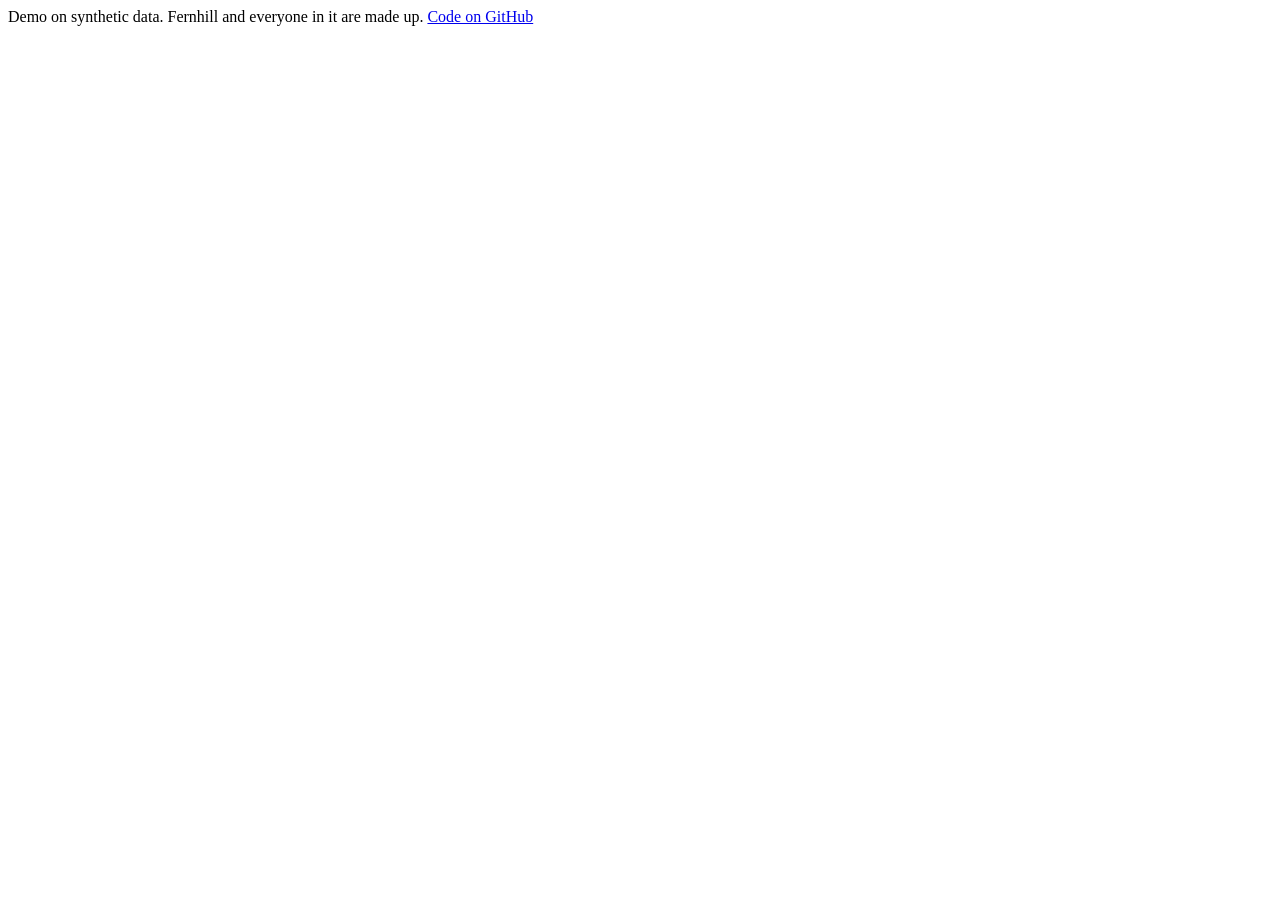
<file: web/index.html>
<!doctype html>
<html lang="en">
<head>
<meta charset="utf-8">
<meta name="viewport" content="width=device-width, initial-scale=1">
<title>Lantern · company knowledge in Slack</title>
<meta name="description" content="Lantern answers staff questions in Slack from company docs, cites the source and respects who may read what. Demo on synthetic data.">
<style>/*CSS*/</style>
</head>
<body>
<div id="banner">Demo on synthetic data. Fernhill and everyone in it are made up. <a href="https://github.com/sibrahimpa1/slack-kb">Code on GitHub</a></div>
<div id="app" aria-live="polite"></div>
<div id="toast" role="status"></div>
<script>/*DATA*/</script>
<script>/*ENGINE*/</script>
<script>/*APP*/</script>
</body>
</html>
</file>
